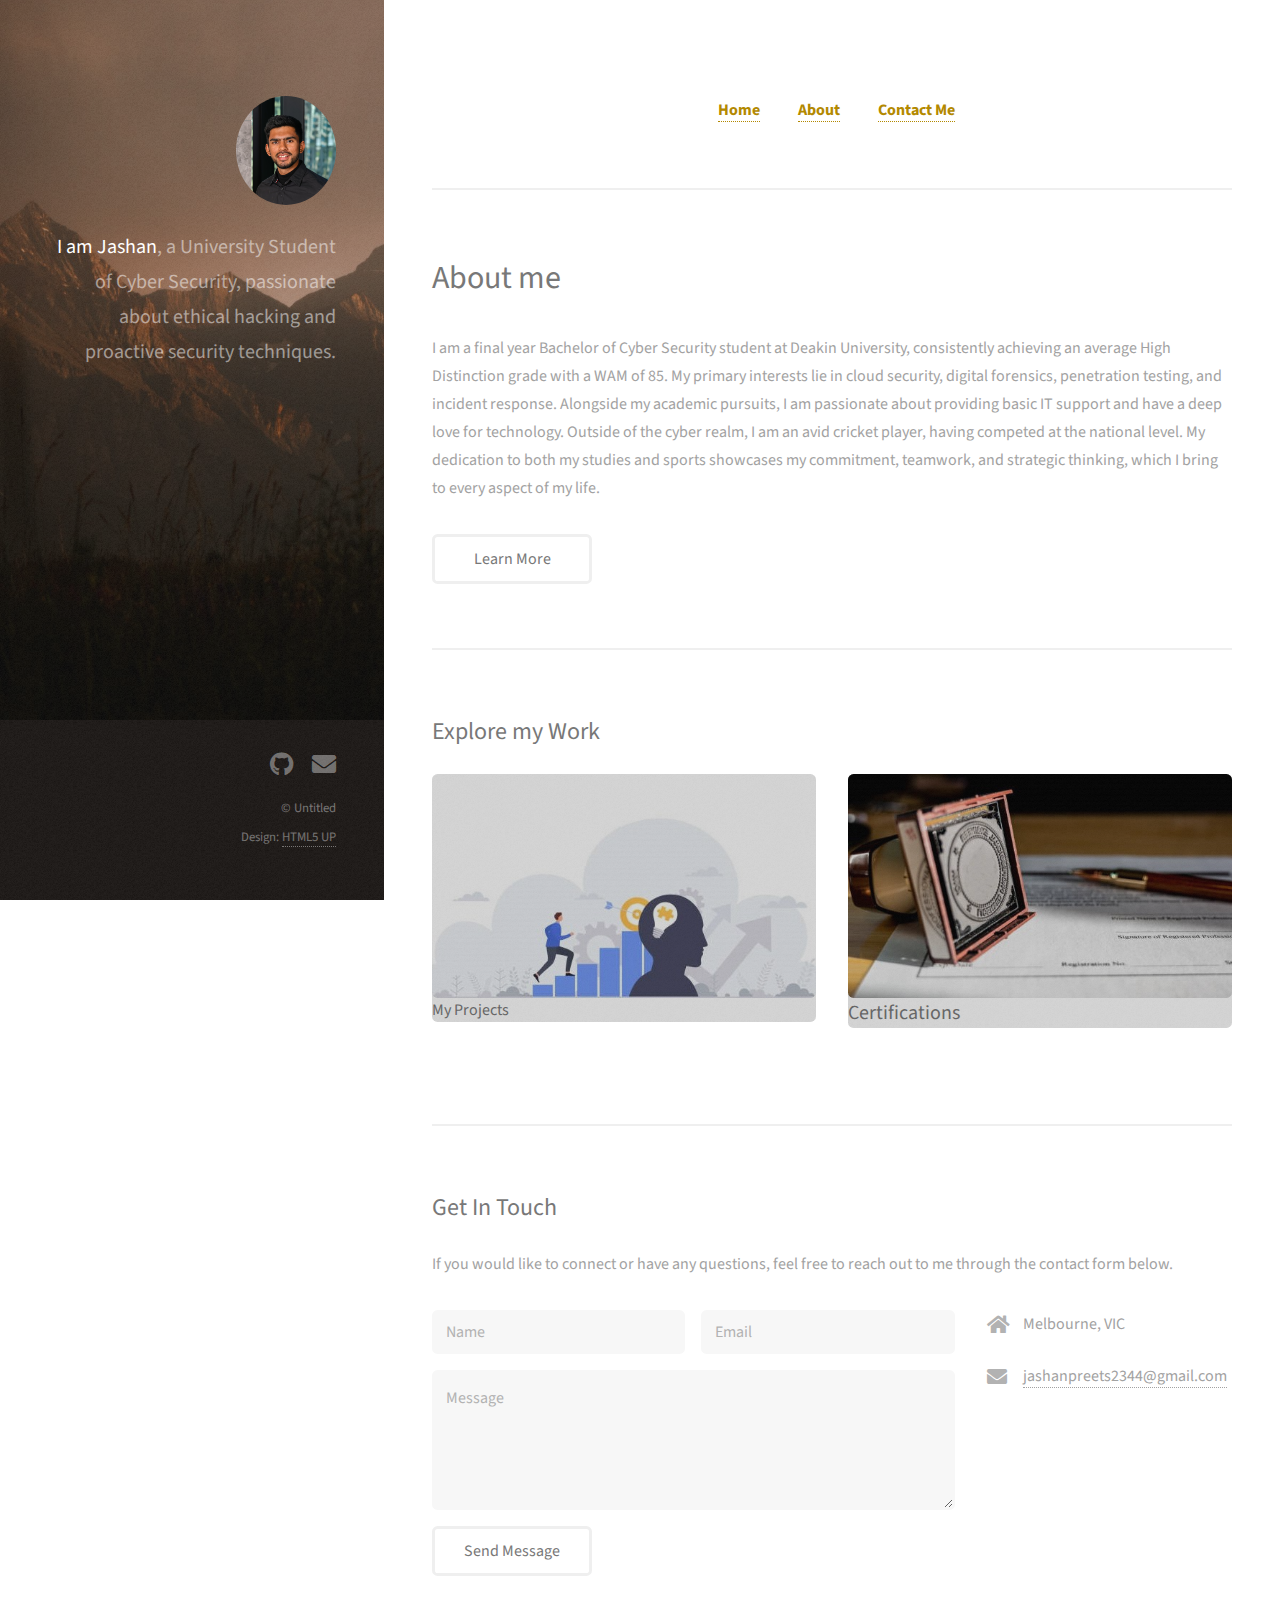
<file: index.html>
<!DOCTYPE HTML>
<!--
	Strata by HTML5 UP
	html5up.net | @ajlkn
	Free for personal and commercial use under the CCA 3.0 license (html5up.net/license)
-->
<html>
	<head>
		<title>Jashanpreet Singh's Portfolio</title>
		<meta charset="utf-8" />
		<meta name="viewport" content="width=device-width, initial-scale=1, user-scalable=no" />
		<link rel="stylesheet" href="assets/css/main.css" />
	</head>
	<body class="is-preload">

		<!-- Header -->
			<header id="header">
				<div class="inner">
					<a href="#" class="image avatar"><img src="images/profile2.jpg" alt="" /></a>
					<h1><strong>I am Jashan</strong>, a University Student<br />
					of Cyber Security, passionate about ethical  <br />
					hacking and proactive security techniques.</h1>
				</div>
			</header>

		<!-- Main -->
			<div id="main">
				<!-- Zero -->
				<section id="zero">
                    <nav>
                        <ul>
                            <li><a href="index.html">Home</a></li>
                            <li><a href="about.html">About</a></li>
                            <li><a href="contact.html">Contact Me</a></li>
                        </ul>
                    </nav>
                </section>

				<!-- One -->
					<section id="one">
						<header class="major">
							<h2>About me</h2>
						</header>
						</p>I am a final year Bachelor of Cyber Security student at Deakin University, consistently achieving an average High Distinction grade with a WAM of 85. My primary interests lie in cloud security, digital forensics, penetration testing, and incident response. Alongside my academic pursuits, I am passionate about providing basic IT support and have a deep love for technology. Outside of the cyber realm, I am an avid cricket player, having competed at the national level. My dedication to both my studies and sports showcases my commitment, teamwork, and strategic thinking, which I bring to every aspect of my life.</p>
						<ul class="actions">
							<li><a href="about.html" class="button">Learn More</a></li>
						</ul>
					</section>

				<!-- Two -->
					<section id="two">
						<h2>Explore my Work</h2>
						<div class="row">
							<article class="col-6 col-12-xsmall">
								
								<a href="projects.html" class="image fit">
									<img src="images/fulls/pro.jpg" alt="My Projects" />
									<div class="work-item"><h3>My Projects</h3></div>
								</a>
							</article>
							
							<article class="col-6 col-12-xsmall">
								<a href="certifications.html" class="image fit">
									<img src="images/fulls/Certifications.jpg" alt="Certifications" />
									<div class="overlay"><h3>Certifications</h3></div>
								</a>
							</article>
						
						</div>
					
					</section>

				<!-- Three -->
					<!-- Three -->
					<section id="three">
						<h2>Get In Touch</h2>
						<p>If you would like to connect or have any questions, feel free to reach out to me through the contact form below.</p>
						<div class="row">
							<div class="col-8 col-12-small">
								<form action="https://api.web3forms.com/submit" method="POST">
									<div class="row gtr-uniform gtr-50">
										<input type="hidden" name="access_key" value="9daf943c-4405-4c08-b06d-74e252b28481">
										<div class="col-6 col-12-xsmall"><input type="text" name="name" id="name" placeholder="Name" /></div>
										<div class="col-6 col-12-xsmall"><input type="email" name="email" id="email" placeholder="Email" /></div>
										<div class="col-12"><textarea name="message" id="message" placeholder="Message" rows="4"></textarea></div>
										<div class="col-12">
											<ul class="actions">
												<li><input type="submit" value="Send Message" /></li>
											</ul>
										</div>
									</div>
								</form>
							</div>
							<div class="col-4 col-12-small">
								<ul class="labeled-icons">
									<li>
										<h3 class="icon solid fa-home"><span class="label">Address</span></h3>
										Melbourne, VIC<br />
										
									</li>
									
									<li>
										<h3 class="icon solid fa-envelope"><span class="label">Email</span></h3>
										<a href="mailto:Jashanpreets2344@gmail.com">jashanpreets2344@gmail.com</a>
									</li>
								</ul>
							</div>
						</div>
					</section>

			

			</div>

		<!-- Footer -->
			<footer id="footer">
				<div class="inner">
					<ul class="icons">
						<li><a href="https://github.com/jashan-lefty" class="icon brands fa-github"><span class="label">Github</span></a></li>
						<li><a href="mailto:Jashanpreets2344@gmail.com" class="icon solid fa-envelope"><span class="label">Email</span></a></li>
					</ul>
					<ul class="copyright">
						<li>&copy; Untitled</li><li>Design: <a href="http://html5up.net">HTML5 UP</a></li>
					</ul>
				</div>
			</footer>

		<!-- Scripts -->
			<script src="assets/js/jquery.min.js"></script>
			<script src="assets/js/jquery.poptrox.min.js"></script>
			<script src="assets/js/browser.min.js"></script>
			<script src="assets/js/breakpoints.min.js"></script>
			<script src="assets/js/util.js"></script>
			<script src="assets/js/main.js"></script>

	</body>
</html>
</file>
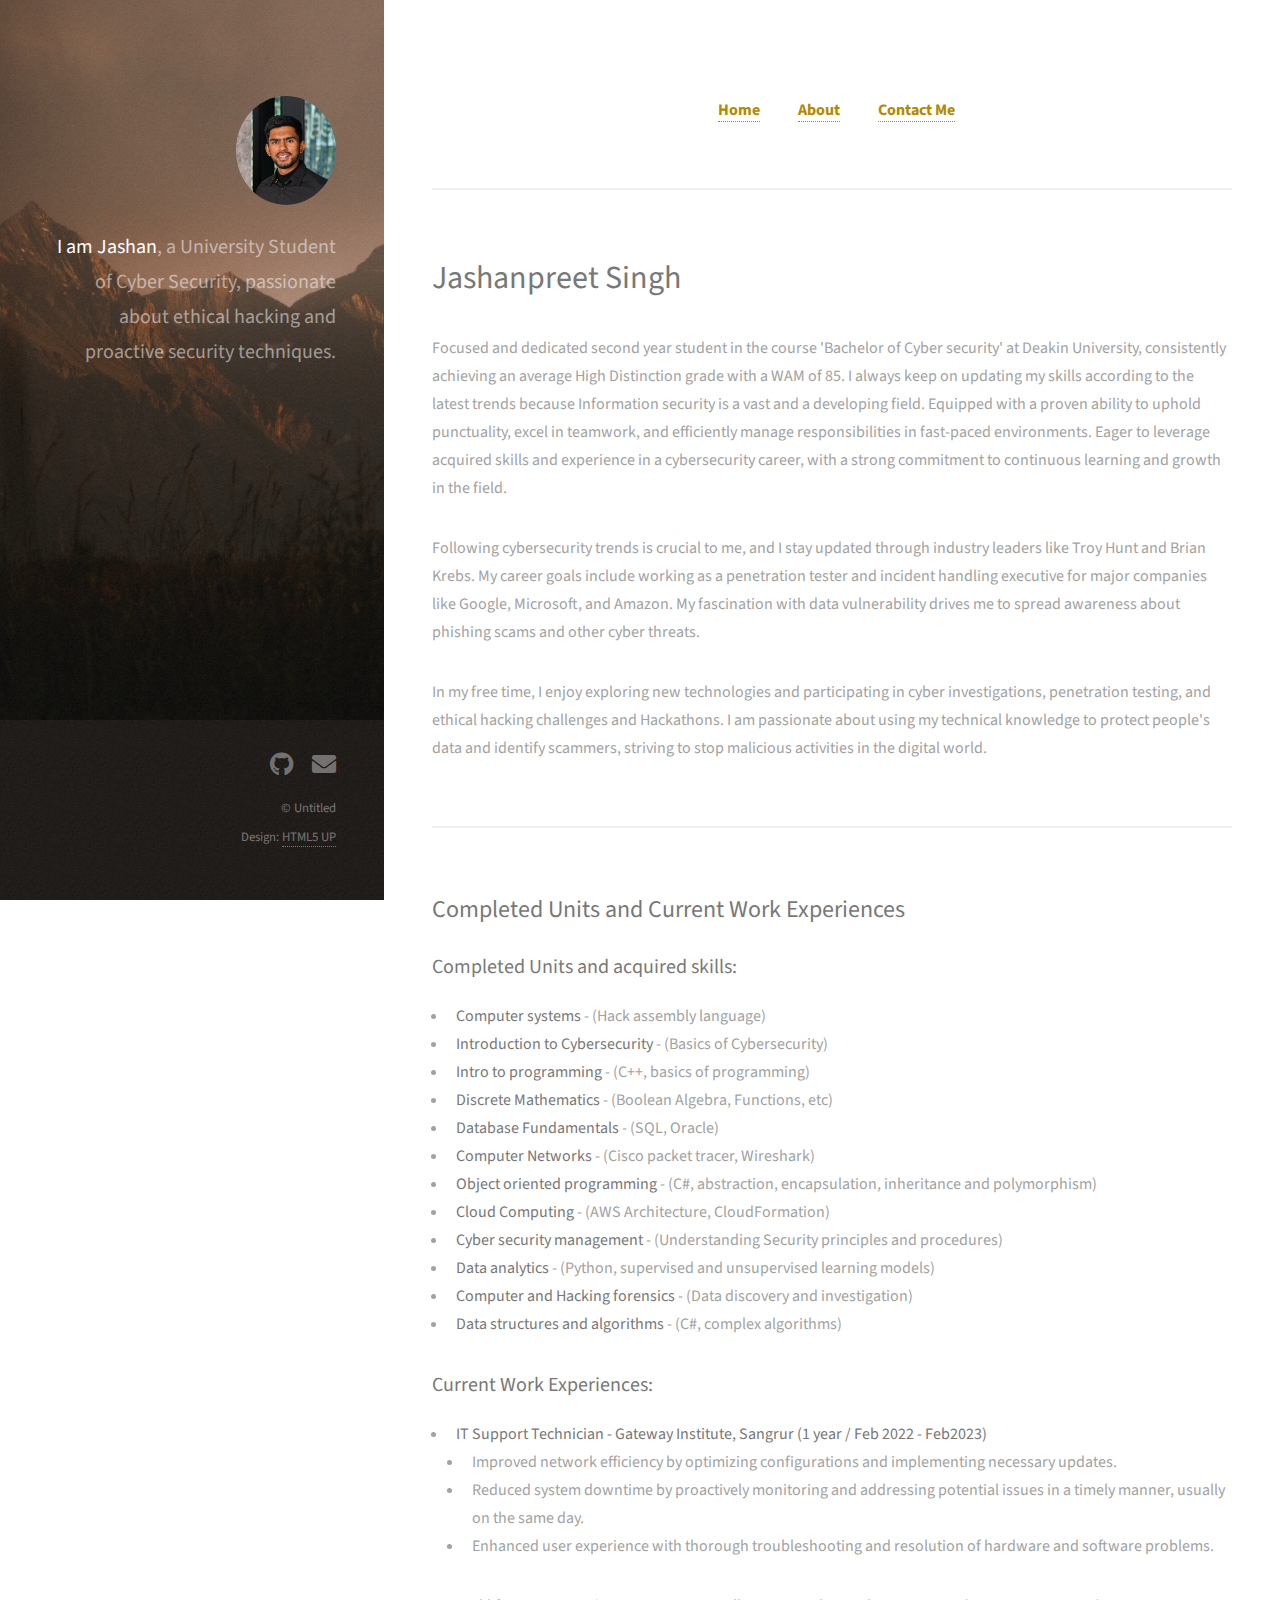
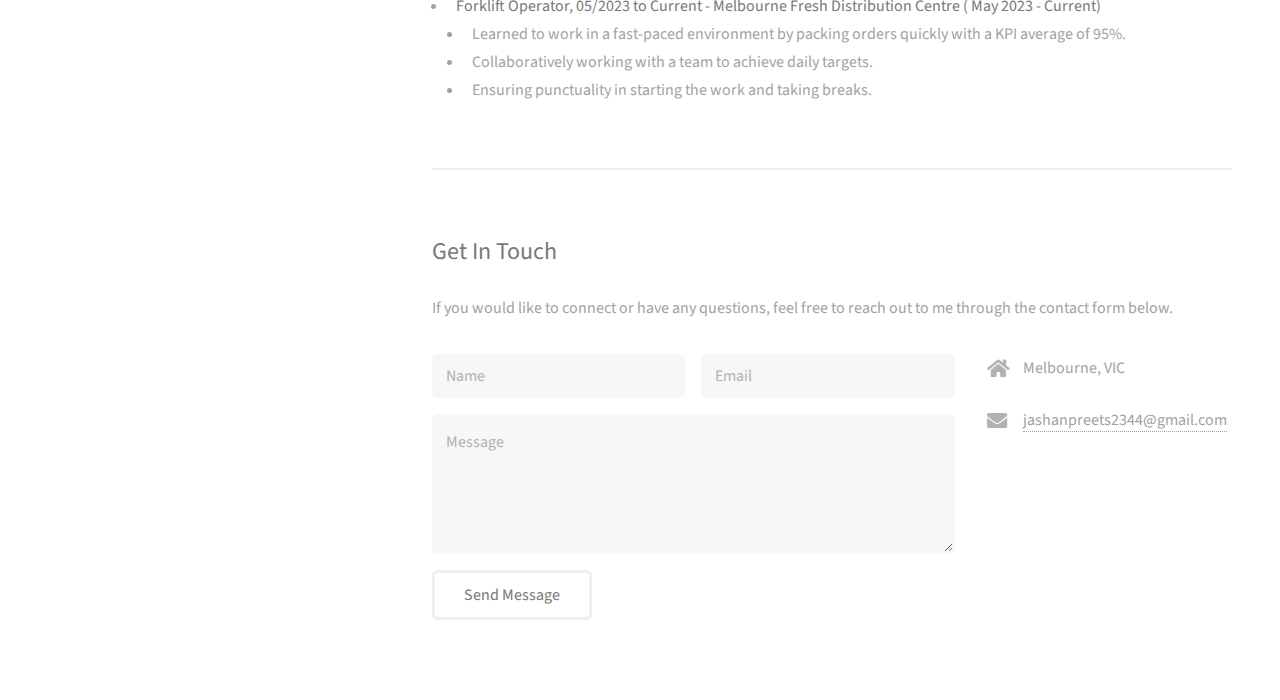
<file: about.html>
<!DOCTYPE HTML>

<html>
    <head>
        <title>About Me - Jashanpreet Singh</title>
        <meta charset="utf-8" />
        <meta name="viewport" content="width=device-width, initial-scale=1, user-scalable=no" />
        <link rel="stylesheet" href="assets/css/main.css" />
    </head>
    <body class="is-preload">

        <!-- Header -->
        <header id="header">
            <div class="inner">
                <a href="index.html" class="image avatar"><img src="images/profile2.jpg" alt="" /></a>
                <h1><strong>I am Jashan</strong>, a University Student<br />
                of Cyber Security, passionate about ethical<br />
                hacking and proactive security techniques.</h1>
            </div>
        </header>


        <!-- Main -->
        <!-- Navigation -->
            <div id="main">
                <section id="zero">
                    <nav>
                        <ul>
                            <li><a href="index.html">Home</a></li>
                            <li><a href="about.html">About</a></li>
                            <li><a href="contact.html">Contact Me</a></li>
                        </ul>
                    </nav>
                </section>
            
            <!-- One -->
            <section id="one">
                <header class="major">
                    <h2>Jashanpreet Singh</h2>
                </header>
                <p>Focused and dedicated second year student in the course 'Bachelor of
                    Cyber security' at Deakin University, consistently achieving an average High Distinction grade with a WAM of 85. I always keep on updating my skills according to the latest
                    trends because Information security is a vast and a developing field.
                    Equipped with a proven ability to uphold punctuality, excel
                    in teamwork, and efficiently manage responsibilities in fast-paced
                    environments. Eager to leverage acquired skills and experience in a
                    cybersecurity career, with a strong commitment to continuous learning
                    and growth in the field.</p>
                <p>Following cybersecurity trends is crucial to me, and I stay updated through industry leaders like Troy Hunt and Brian Krebs. My career goals include working as a penetration tester and incident handling executive for major companies like Google, Microsoft, and Amazon. My fascination with data vulnerability drives me to spread awareness about phishing scams and other cyber threats.</p>
                <p>In my free time, I enjoy exploring new technologies and participating in cyber investigations, penetration testing, and ethical hacking challenges and Hackathons. I am passionate about using my technical knowledge to protect people's data and identify scammers, striving to stop malicious activities in the digital world.</p>
            </section>

            <!-- Two -->
            <section id="two">
            <h2>Completed Units and Current Work Experiences</h2>
            <h3>Completed Units and acquired skills:</h3>
            <ul>
                <li><strong>Computer systems</strong> - (Hack assembly language)</li>
                <li><strong>Introduction to Cybersecurity</strong> - (Basics of Cybersecurity)</li>
                <li><strong>Intro to programming</strong> - (C++, basics of programming)</li>
                <li><strong>Discrete Mathematics</strong> - (Boolean Algebra, Functions, etc)</li>
                <li><strong>Database Fundamentals</strong> - (SQL, Oracle)</li>
                <li><strong>Computer Networks</strong> - (Cisco packet tracer, Wireshark)</li>
                <li><strong>Object oriented programming</strong> - (C#, abstraction, encapsulation, inheritance and polymorphism)</li>
                <li><strong>Cloud Computing</strong> - (AWS Architecture, CloudFormation)</li>
                <li><strong>Cyber security management</strong> - (Understanding Security principles and procedures)</li>
                <li><strong>Data analytics</strong> - (Python, supervised and unsupervised learning models)</li>
                <li><strong>Computer and Hacking forensics</strong> - (Data discovery and investigation)</li>
                <li><strong>Data structures and algorithms</strong> - (C#, complex algorithms)</li>
                
                
                
            </ul>
            <h3>Current Work Experiences:</h3>
            <ul>
                <li><strong>IT Support Technician - Gateway Institute, Sangrur (1 year / Feb 2022 - Feb2023)</strong></li>
                <ul>
                    <li>Improved network efficiency by optimizing configurations and implementing necessary updates.</li>
                    <li>Reduced system downtime by proactively monitoring and addressing potential issues in a timely manner, usually on the same day.</li>
                    <li>Enhanced user experience with thorough troubleshooting and resolution of hardware and software problems.</li>
                </ul>
                <li><strong>Forklift Operator, 05/2023 to Current - Melbourne Fresh Distribution Centre ( May 2023 - Current)</strong></li>
                <ul>
                    <li>Learned to work in a fast-paced environment by packing orders quickly with a KPI average of 95%.</li>
                    <li>Collaboratively working with a team to achieve daily targets.</li>
                    <li>Ensuring punctuality in starting the work and taking breaks.</li>
                </ul>
                
            </ul>
            </section>


            <!-- Three -->
					<!-- Three -->
					<section id="three">
						<h2>Get In Touch</h2>
						<p>If you would like to connect or have any questions, feel free to reach out to me through the contact form below.</p>
						<div class="row">
							<div class="col-8 col-12-small">
								<form action="https://api.web3forms.com/submit" method="POST">
									<div class="row gtr-uniform gtr-50">
										<input type="hidden" name="access_key" value="9daf943c-4405-4c08-b06d-74e252b28481">
										<div class="col-6 col-12-xsmall"><input type="text" name="name" id="name" placeholder="Name" /></div>
										<div class="col-6 col-12-xsmall"><input type="email" name="email" id="email" placeholder="Email" /></div>
										<div class="col-12"><textarea name="message" id="message" placeholder="Message" rows="4"></textarea></div>
										<div class="col-12">
											<ul class="actions">
												<li><input type="submit" value="Send Message" /></li>
											</ul>
										</div>
									</div>
								</form>
							</div>
							<div class="col-4 col-12-small">
								<ul class="labeled-icons">
									<li>
										<h3 class="icon solid fa-home"><span class="label">Address</span></h3>
										Melbourne, VIC <br />
										
									</li>
									<li>
										<h3 class="icon solid fa-envelope"><span class="label">Email</span></h3>
										<a href="mailto:Jashanpreets2344@gmail.com">jashanpreets2344@gmail.com</a>
									</li>
								</ul>
							</div>
						</div>
					</section>

        </div>

        <!-- Footer -->
			<footer id="footer">
				<div class="inner">
					<ul class="icons">
						<li><a href="https://github.com/jashan-lefty" class="icon brands fa-github"><span class="label">Github</span></a></li>
						<li><a href="mailto:Jashanpreets2344@gmail.com" class="icon solid fa-envelope"><span class="label">Email</span></a></li>
					</ul>
					<ul class="copyright">
						<li>&copy; Untitled</li><li>Design: <a href="http://html5up.net">HTML5 UP</a></li>
					</ul>
				</div>
			</footer>
            
        <!-- Scripts -->
        <script src="assets/js/jquery.min.js"></script>
        <script src="assets/js/browser.min.js"></script>
        <script src="assets/js/breakpoints.min.js"></script>
        <script src="assets/js/util.js"></script>
        <script src="assets/js/main.js"></script>

    </body>
</html>
</file>
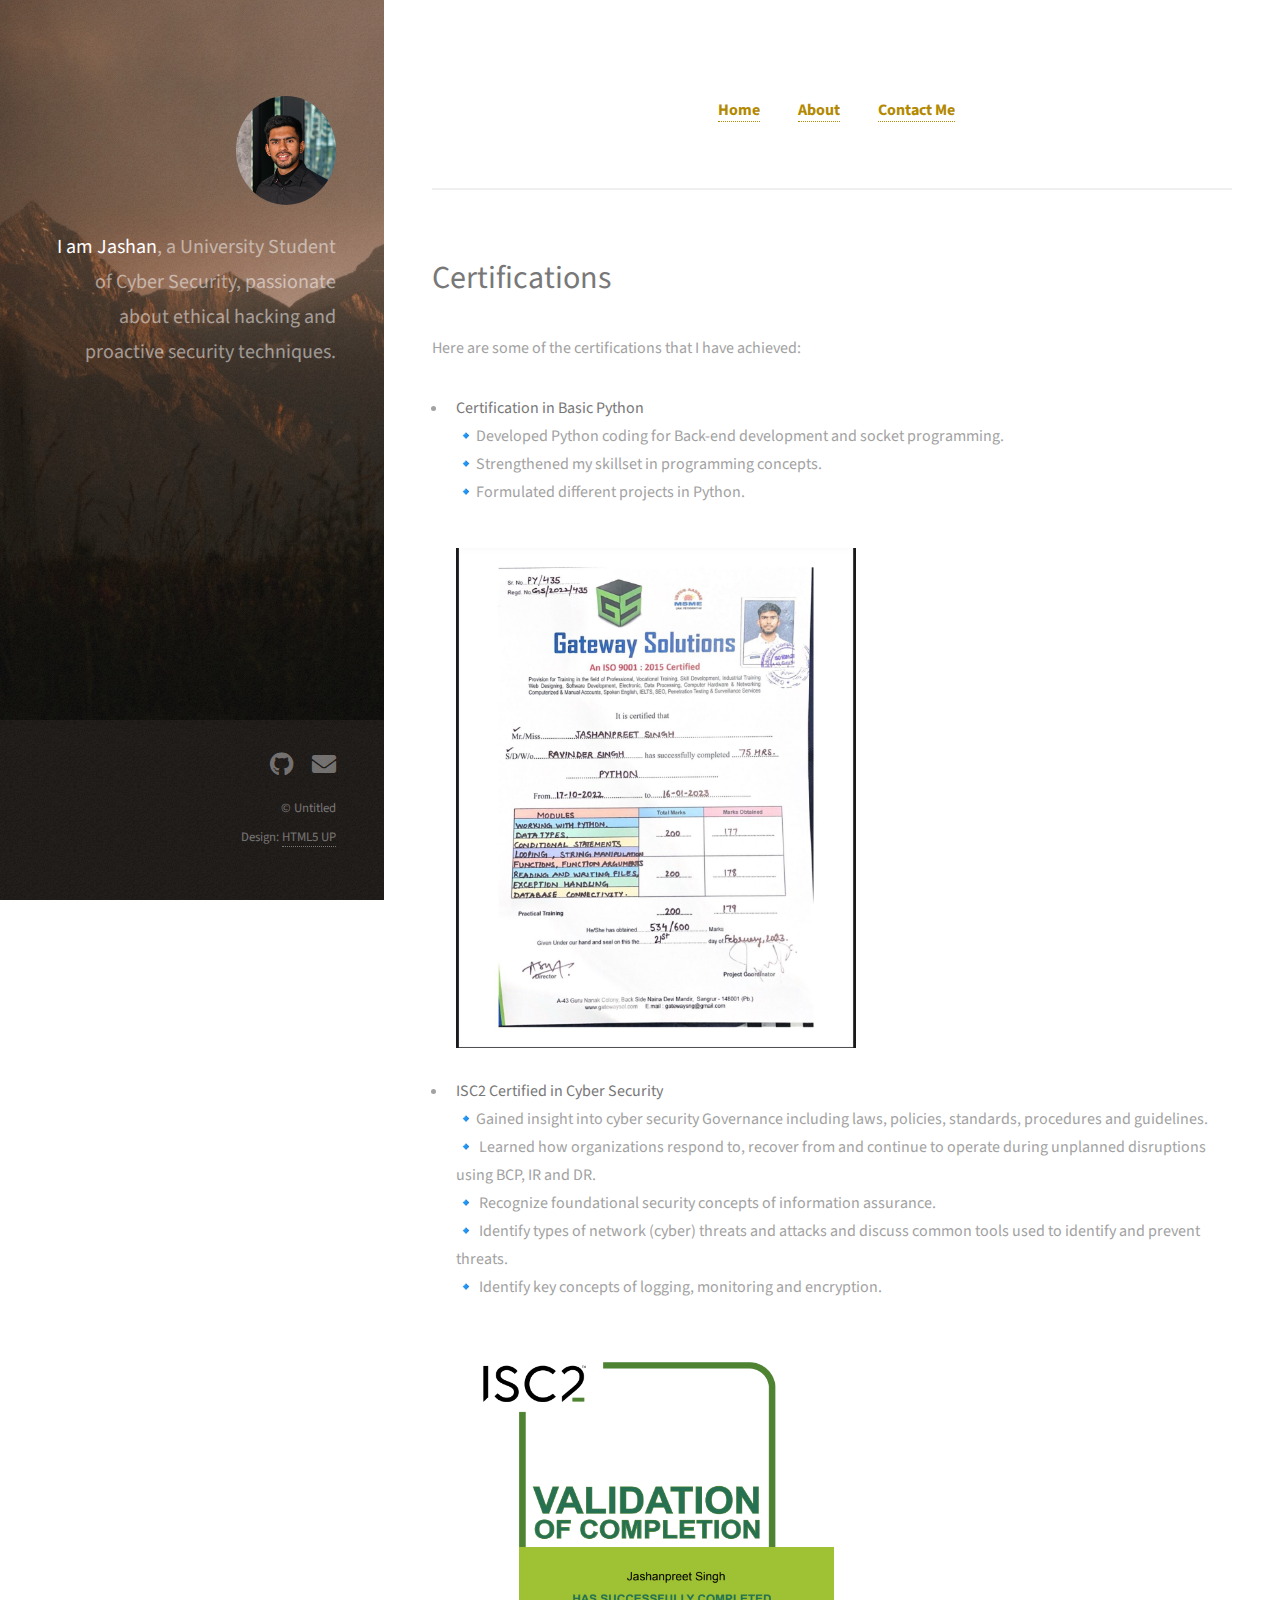
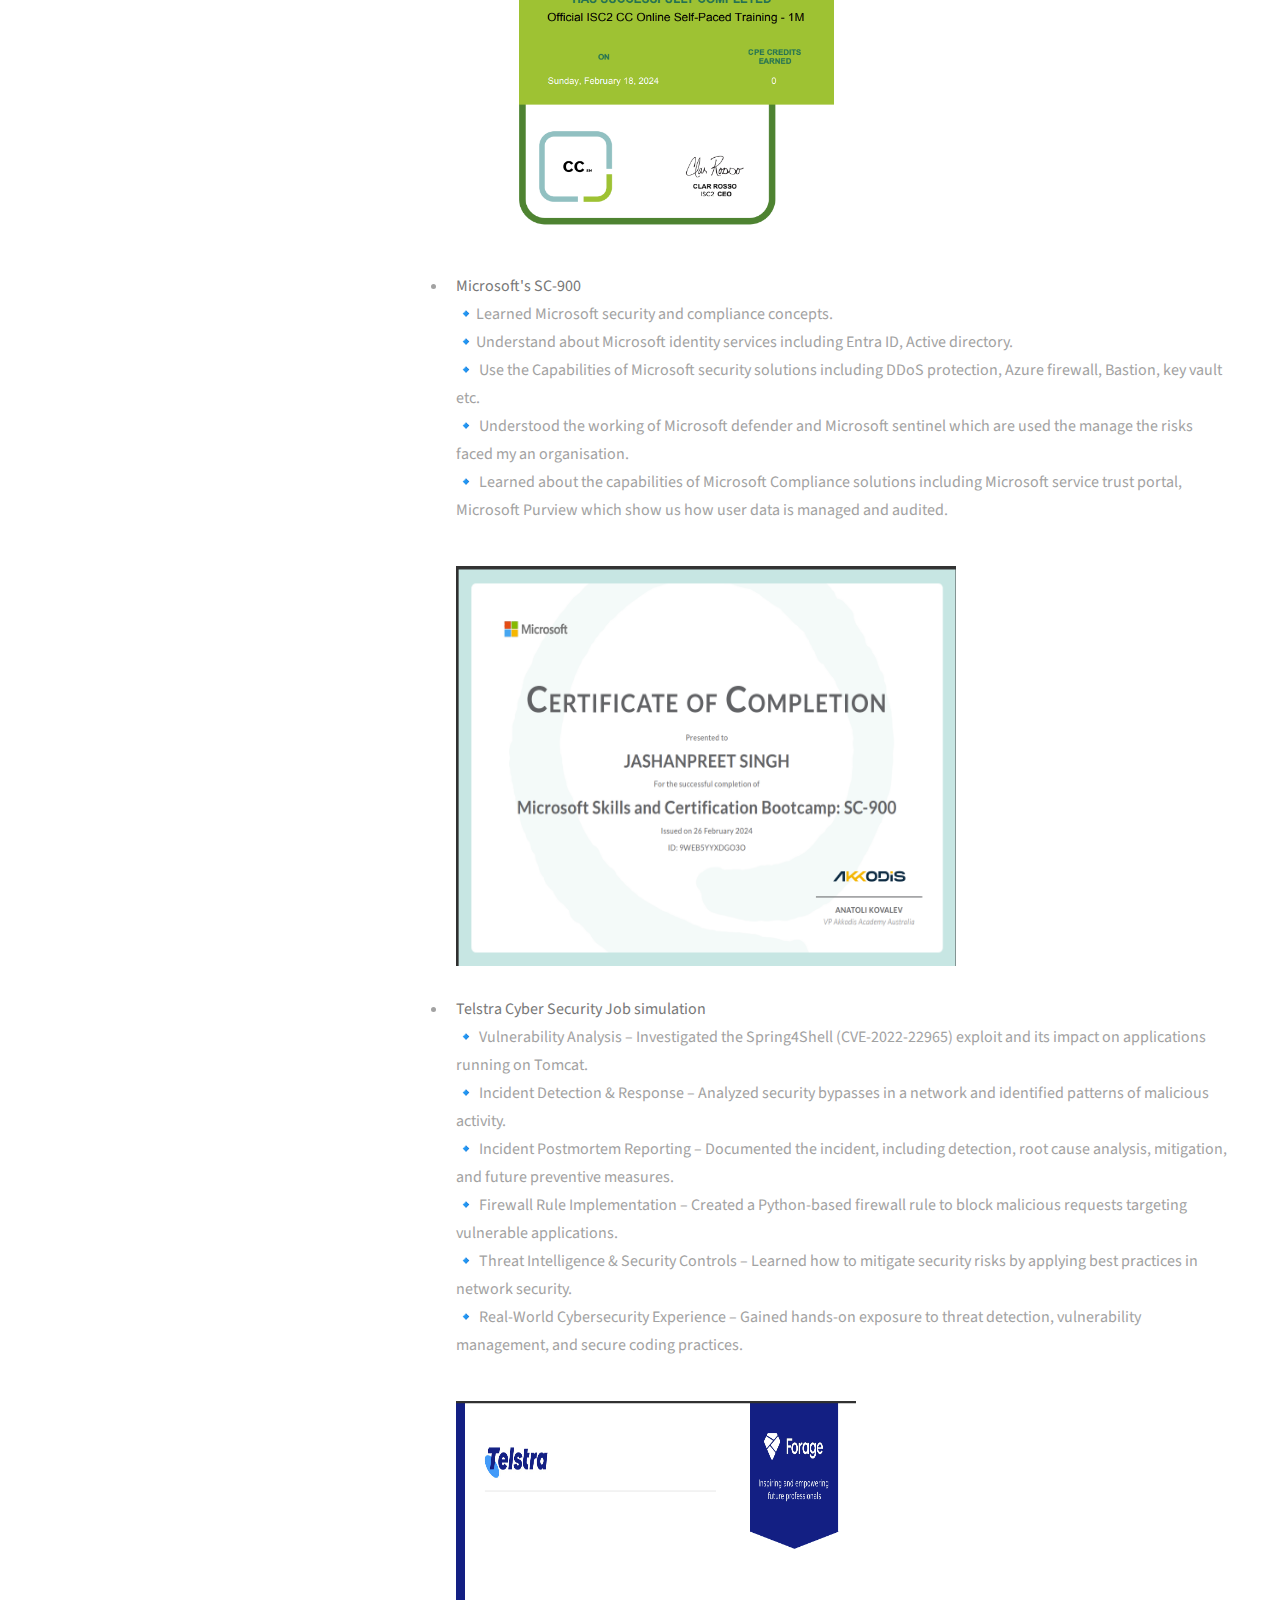
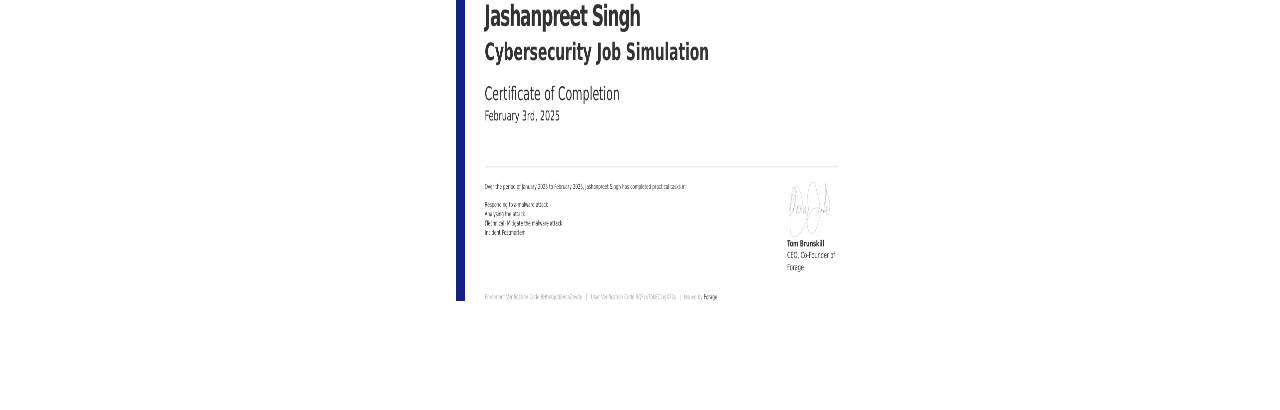
<file: certifications.html>
<!DOCTYPE HTML>

<html>
    <head>
        <title>Certifications - Jashanpreet Singh</title>
        <meta charset="utf-8" />
        <meta name="viewport" content="width=device-width, initial-scale=1, user-scalable=no" />
        <link rel="stylesheet" href="assets/css/main.css" />
    </head>
    <body class="is-preload">

        <!-- Header -->
        <header id="header">
            <div class="inner">
                <a href="index.html" class="image avatar"><img src="images/profile2.jpg" alt="" /></a>
                <h1><strong>I am Jashan</strong>, a University Student<br />
                of Cyber Security, passionate about ethical<br />
                hacking and proactive security techniques.</h1>
            </div>
        </header>

        <!-- Main -->
        <div id="main">
            <!-- Navigation -->
            <section id="zero">
                <nav>
                    <ul>
                        <li><a href="index.html">Home</a></li>
                        <li><a href="about.html">About</a></li>
                        <li><a href="contact.html">Contact Me</a></li>
                        
                    </ul>
                </nav>
            </section>

            <!-- Certifications -->
            <section id="one">
                <header class="major">
                    <h2>Certifications</h2>
                </header>
                <p>Here are some of the certifications that I have achieved:</p>
                <ul>
                    <li>
                        <strong class="cert-title" style="font-weight: 400;">Certification in Basic Python</strong>
                        <br />
                        <p>🔹Developed Python coding for Back-end development and socket programming.<br>
                            🔹Strengthened my skillset in programming concepts.<br> 🔹Formulated different
                            projects in Python.</p>
                        <img class="cert-img" src="images/pyhtin.jpg" alt="Certification 1" height="500" width="400" />
                    </li>
                
                    <li>
                        <strong class="cert-title" style="font-weight: 400;">ISC2 Certified in Cyber Security</strong>
                        <br />
                        <P> 🔹Gained insight into cyber security Governance including laws, policies,
                            standards, procedures and guidelines.<br>
                            🔹
                            Learned how organizations respond to, recover from and continue to operate
                            during unplanned disruptions using BCP, IR and DR.<br>
                            🔹
                            Recognize foundational security concepts of information assurance. <br>
                            🔹
                            Identify types of network (cyber) threats and attacks and discuss common
                            tools used to identify and prevent threats.<br>
                            🔹
                            Identify key concepts of logging, monitoring and encryption.</P>
                        <img class="cert-img" src="images/isc.png" alt="Certification 2" height="500" width="400" />
                    </li>
                    <li>
                        <strong class="cert-title" style="font-weight: 400;" >Microsoft's SC-900</strong>
                        <br />
                        <p> 🔹Learned Microsoft security and compliance concepts. <br>
                            🔹Understand about Microsoft identity services including Entra ID, Active
                            directory.<br>
                            🔹
                            Use the Capabilities of Microsoft security solutions including DDoS
                            protection, Azure firewall, Bastion, key vault etc.<br>
                            🔹
                            Understood the working of Microsoft defender and Microsoft sentinel which
                            are used the manage the risks faced my an organisation.<br>
                            🔹
                            Learned about the capabilities of Microsoft Compliance solutions including
                            Microsoft service trust portal, Microsoft Purview which show us how user
                            data is managed and audited.</p>
                        <img class="cert-img" src="images/microsoft.png" alt="Certification 3" height="400" width="500" />
                    </li>
                    <li>
                        <strong class="cert-title" style="font-weight: 400;">Telstra Cyber Security Job simulation</strong>
                        <br />
                        <P> 🔹 Vulnerability Analysis – Investigated the Spring4Shell (CVE-2022-22965) exploit and its impact on applications running on Tomcat.<br>

                            🔹 Incident Detection & Response – Analyzed security bypasses in a network and identified patterns of malicious activity.<br>
                            
                            🔹 Incident Postmortem Reporting – Documented the incident, including detection, root cause analysis, mitigation, and future preventive measures.<br>
                            
                            🔹 Firewall Rule Implementation – Created a Python-based firewall rule to block malicious requests targeting vulnerable applications.<br>
                            
                            🔹 Threat Intelligence & Security Controls – Learned how to mitigate security risks by applying best practices in network security.<br>
                            
                            🔹 Real-World Cybersecurity Experience – Gained hands-on exposure to threat detection, vulnerability management, and secure coding practices.</P>
                        <img class="cert-img" src="images/completion.png" alt="Certification 2" height="500" width="400" />
                    </li>
                </ul>
                
            </section>
        </div>

        <!-- Footer -->
        <footer id="footer">
            <div class="inner">
                <ul class="icons">
                    <li><a href="https://github.com/jashan-lefty" class="icon brands fa-github"><span class="label">Github</span></a></li>
					<li><a href="mailto:Jashanpreets2344@gmail.com" class="icon solid fa-envelope"><span class="label">Email</span></a></li>
                </ul>
                <ul class="copyright">
                    <li>&copy; Untitled</li><li>Design: <a href="http://html5up.net">HTML5 UP</a></li>
                </ul>
            </div>
        </footer>
        
        <!-- Scripts -->
        <script src="assets/js/jquery.min.js"></script>
        <script src="assets/js/browser.min.js"></script>
        <script src="assets/js/breakpoints.min.js"></script>
        <script src="assets/js/util.js"></script>
        <script src="assets/js/main.js"></script>

    </body>
</html>
</file>
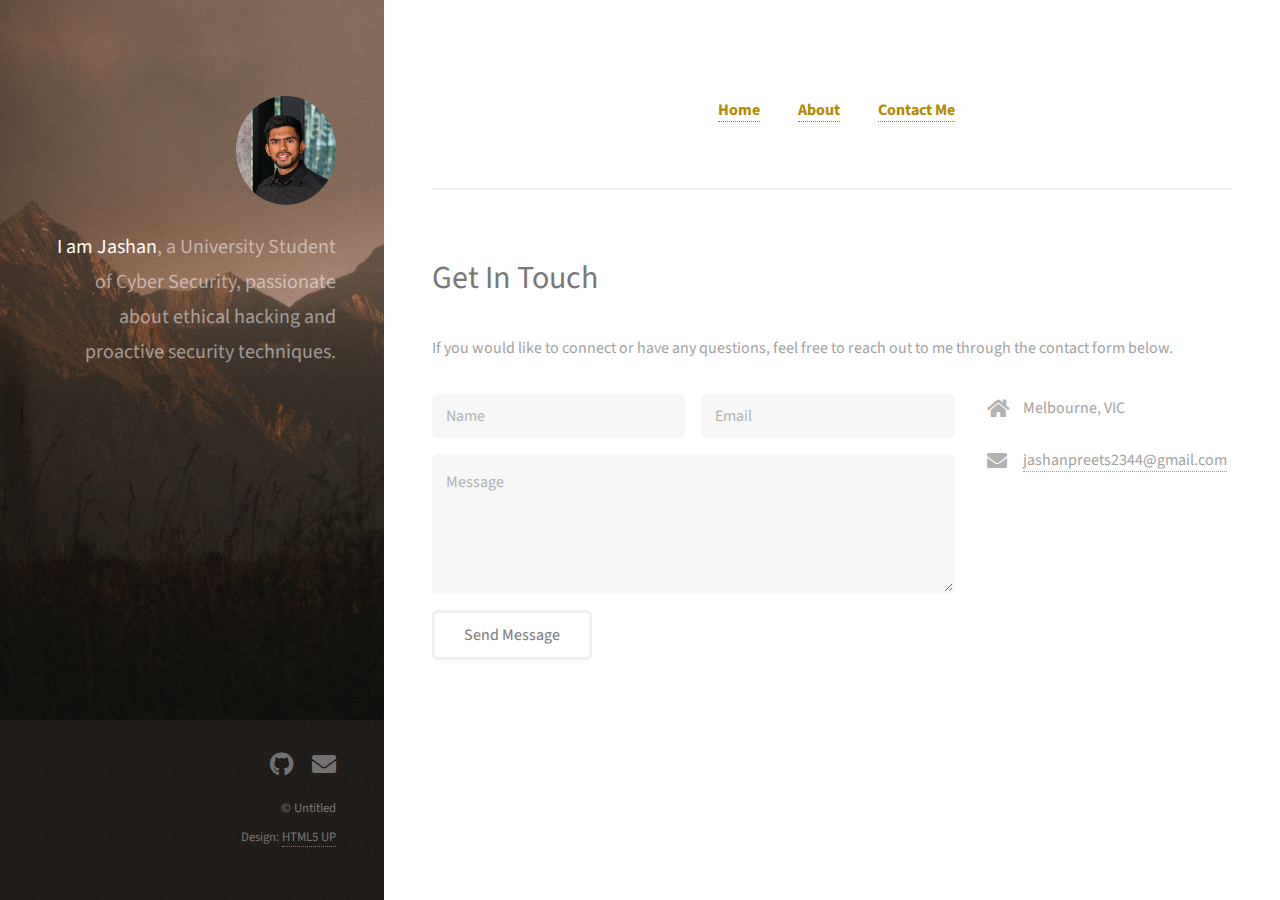
<file: contact.html>
<!DOCTYPE HTML>

<html>
    <head>
        <title>Contact Me - Jashanpreet Singh</title>
        <meta charset="utf-8" />
        <meta name="viewport" content="width=device-width, initial-scale=1, user-scalable=no" />
        <link rel="stylesheet" href="assets/css/main.css" />
    </head>
    <body class="is-preload">

        <!-- Header -->
        <header id="header">
            <div class="inner">
                <a href="index.html" class="image avatar"><img src="images/profile2.jpg" alt="" /></a>
                <h1><strong>I am Jashan</strong>, a University Student<br />
                of Cyber Security, passionate about ethical<br />
                hacking and proactive security techniques.</h1>
            </div>
        </header>

        <!-- Main -->
        <div id="main">
            <!-- Navigation -->
            <section id="zero">
                <nav>
                    <ul>
                        <li><a href="index.html">Home</a></li>
                        <li><a href="about.html">About</a></li>
                        <li><a href="contact.html">Contact Me</a></li>
                        
                    </ul>
                </nav>
            </section>

            <!-- Contact Form -->
            <section id="one">
                <header class="major">
                    <h2>Get In Touch</h2>
                </header>
                <p>If you would like to connect or have any questions, feel free to reach out to me through the contact form below.</p>
                <div class="row">
                    <div class="col-8 col-12-small">
                        <form action="https://api.web3forms.com/submit" method="POST">
                            <div class="row gtr-uniform gtr-50">
                                <input type="hidden" name="access_key" value="9daf943c-4405-4c08-b06d-74e252b28481">
                                <div class="col-6 col-12-xsmall"><input type="text" name="name" id="name" placeholder="Name" /></div>
                                <div class="col-6 col-12-xsmall"><input type="email" name="email" id="email" placeholder="Email" /></div>
                                <div class="col-12"><textarea name="message" id="message" placeholder="Message" rows="4"></textarea></div>
                                <div class="col-12">
                                    <ul class="actions">
                                        <li><input type="submit" value="Send Message" /></li>
                                    </ul>
                                </div>
                            </div>
                        </form>
                    </div>
                    <div class="col-4 col-12-small">
                        <ul class="labeled-icons">
                            <li>
                                <h3 class="icon solid fa-home"><span class="label">Address</span></h3>
                                Melbourne, VIC <br />
                            </li>
                            <li>
                                <h3 class="icon solid fa-envelope"><span class="label">Email</span></h3>
                                <a href="mailto:Jashanpreets2344@gmail.com">jashanpreets2344@gmail.com</a>
                            </li>
                        </ul>
                    </div>
                </div>
            </section>
        </div>

        <!-- Footer -->
        <footer id="footer">
            <div class="inner">
                <ul class="icons">
                    <li><a href="https://github.com/jashan-lefty" class="icon brands fa-github"><span class="label">Github</span></a></li>
					<li><a href="mailto:Jashanpreets2344@gmail.com" class="icon solid fa-envelope"><span class="label">Email</span></a></li>
                </ul>
                <ul class="copyright">
                    <li>&copy; Untitled</li><li>Design: <a href="http://html5up.net">HTML5 UP</a></li>
                </ul>
            </div>
        </footer>
        
        <!-- Scripts -->
        <script src="assets/js/jquery.min.js"></script>
        <script src="assets/js/browser.min.js"></script>
        <script src="assets/js/breakpoints.min.js"></script>
        <script src="assets/js/util.js"></script>
        <script src="assets/js/main.js"></script>

    </body>
</html>
</file>
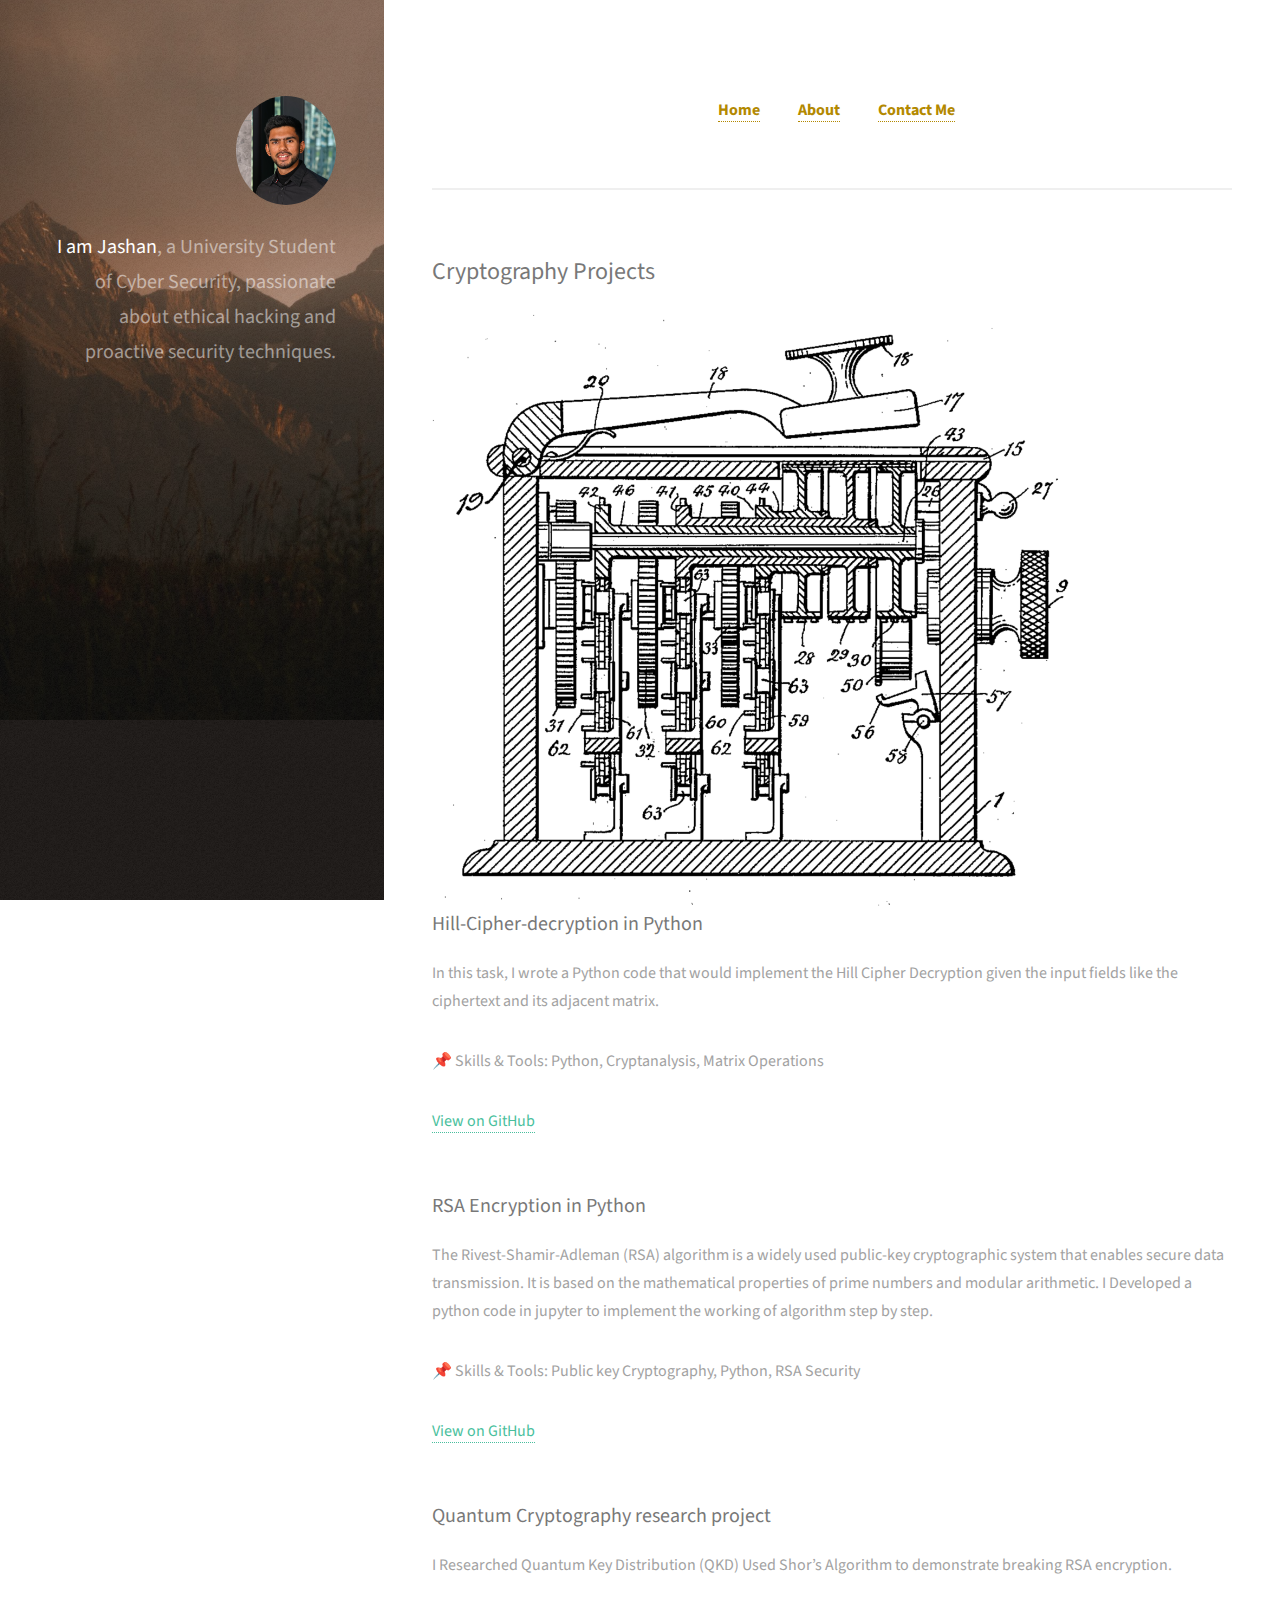
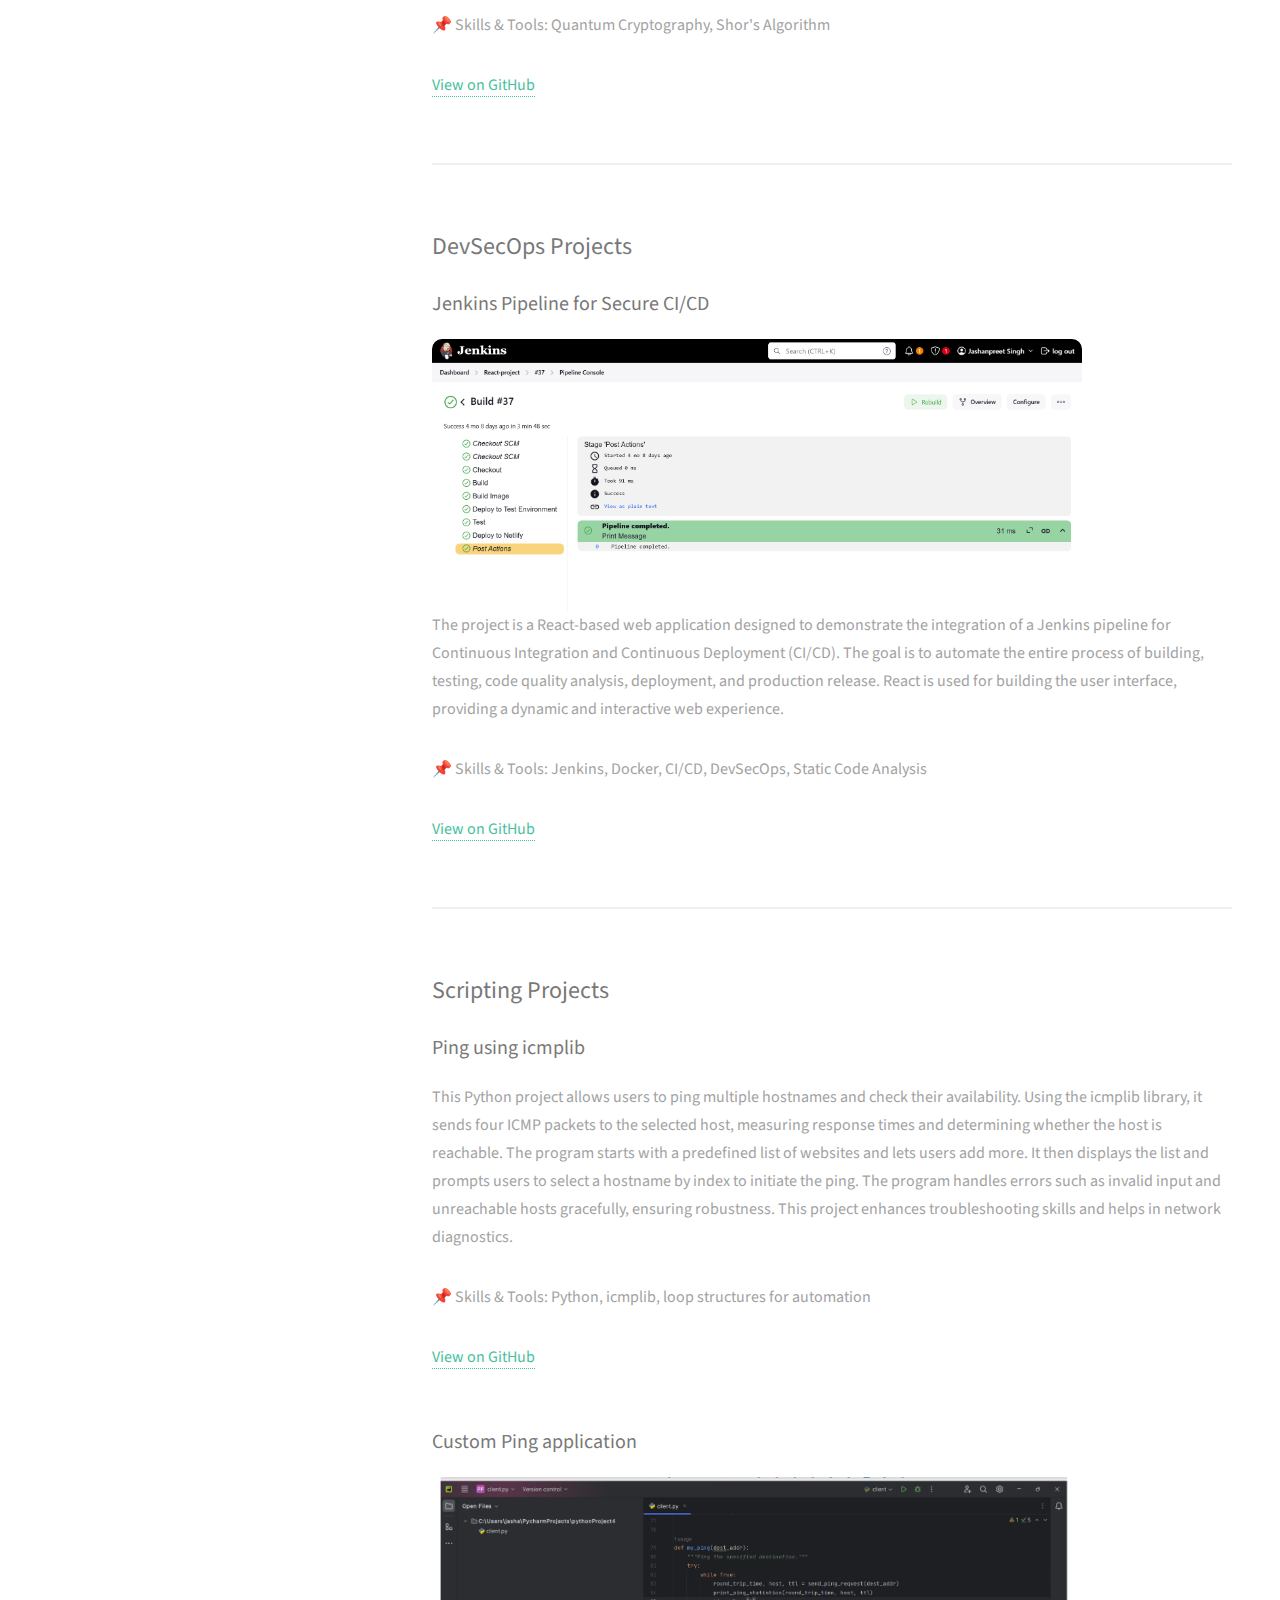
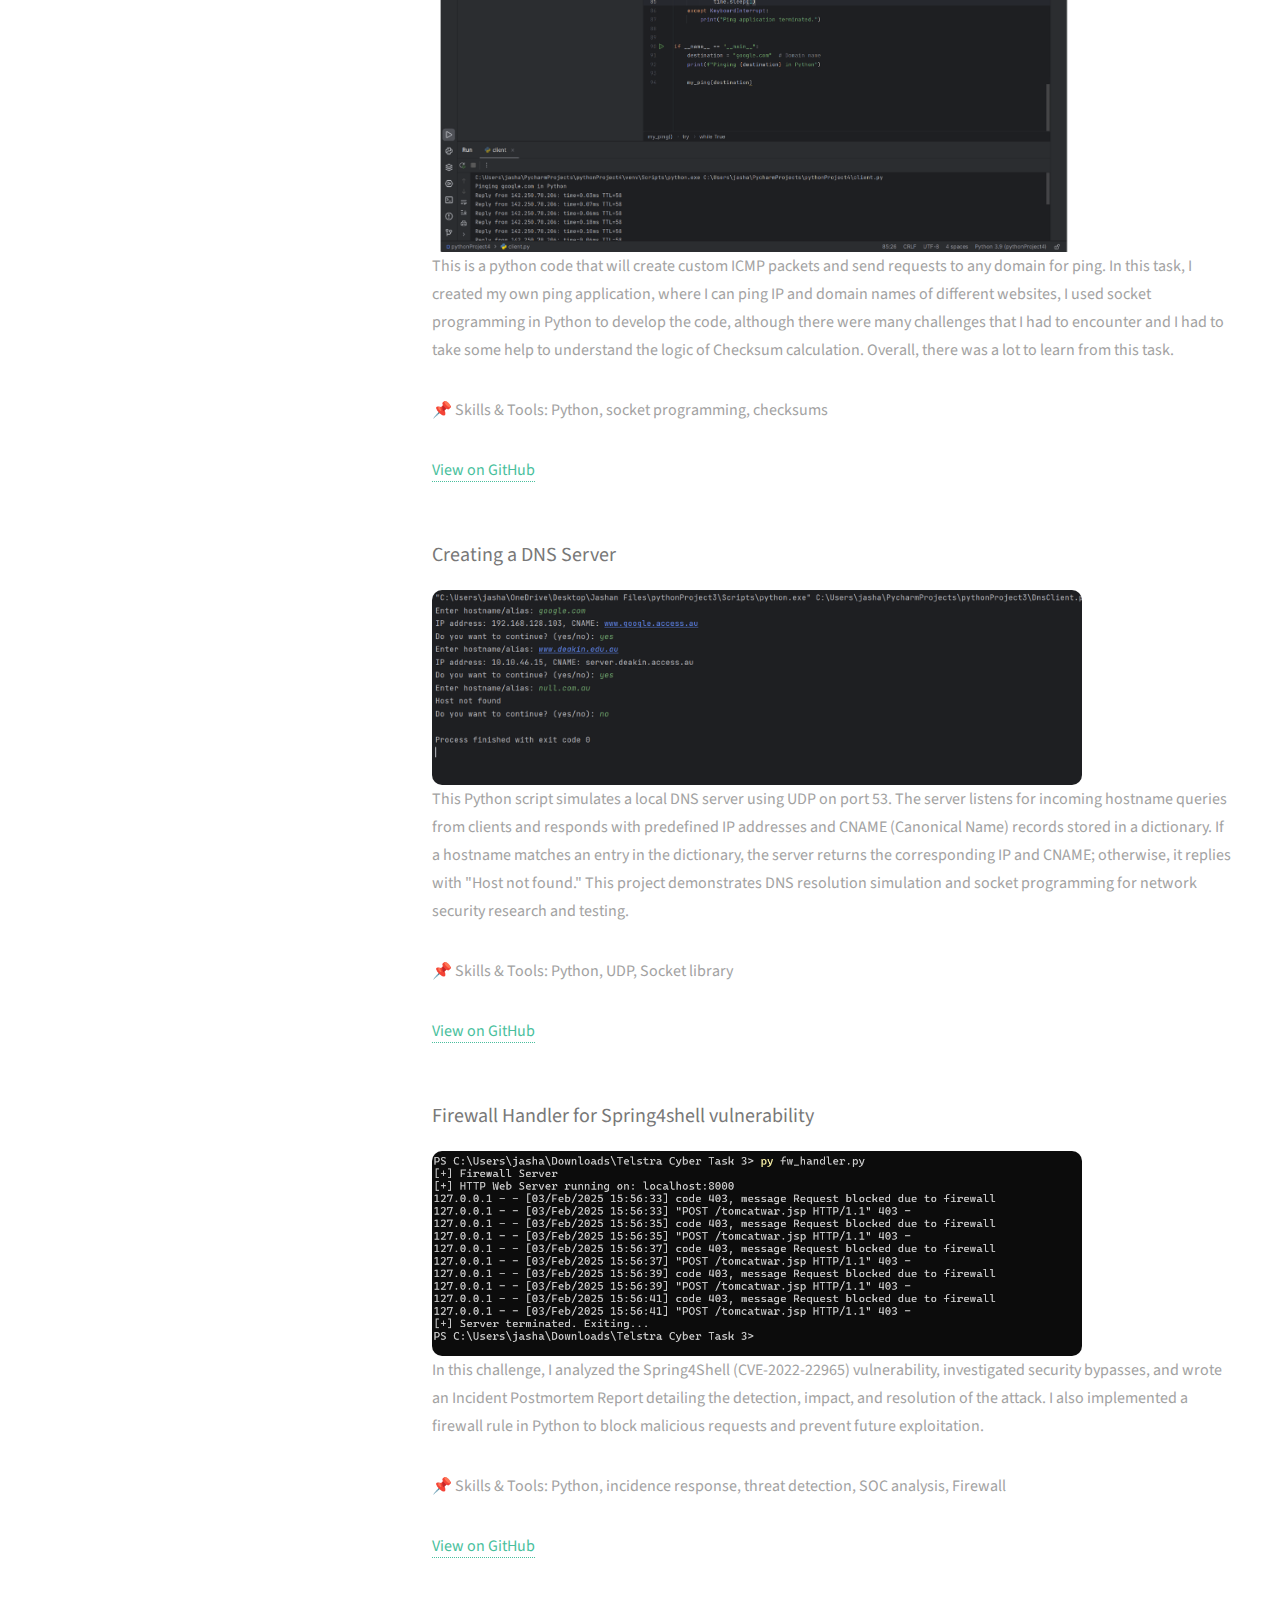
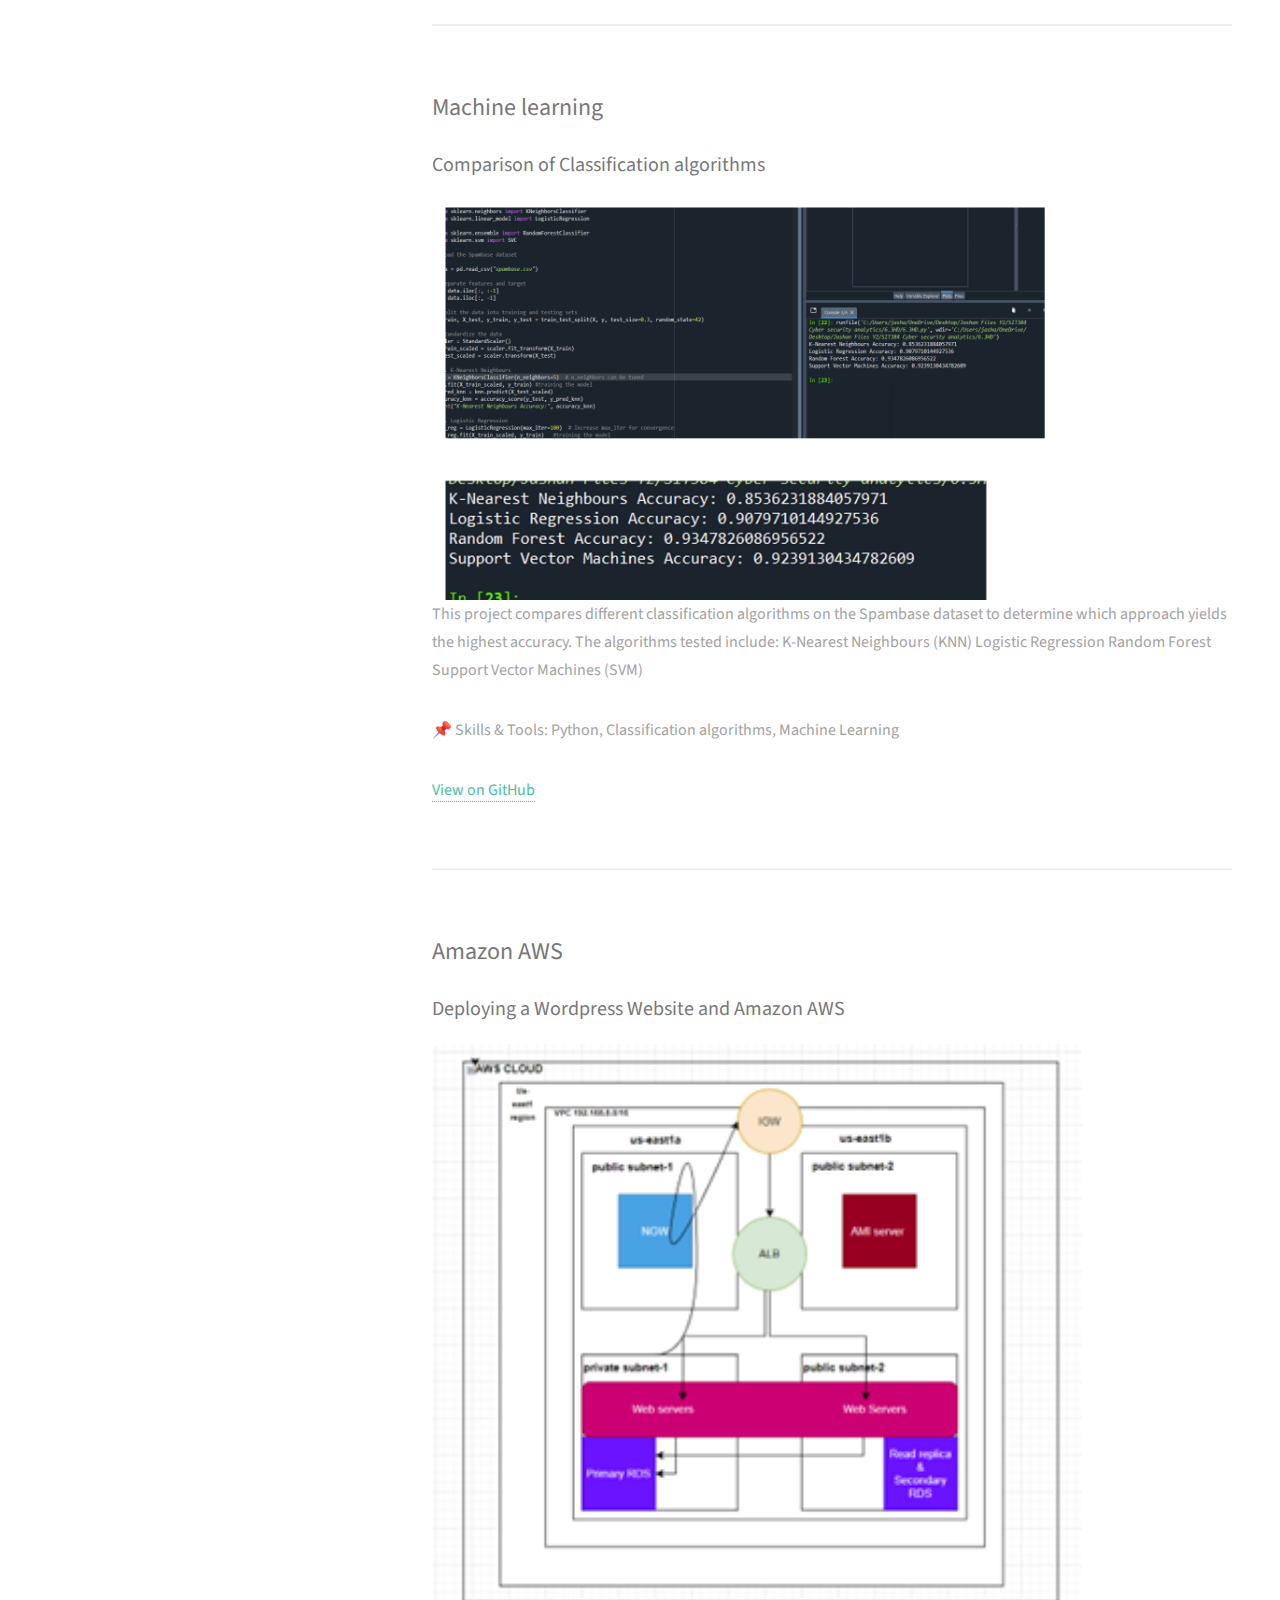
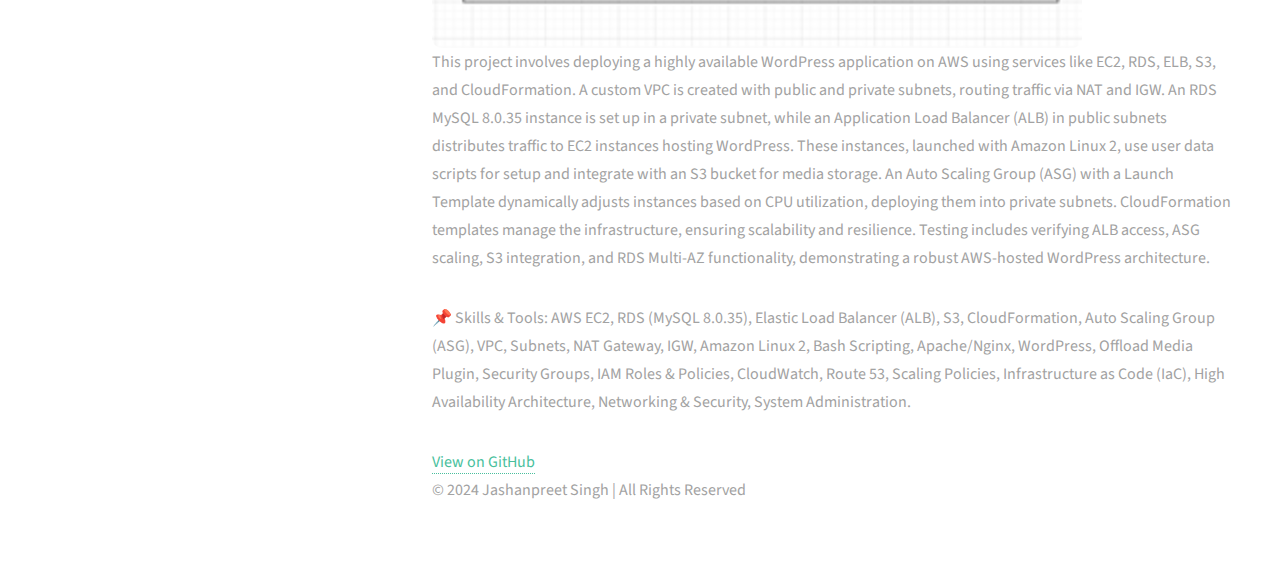
<file: projects.html>
<!DOCTYPE html>
<html lang="en">
    <head>
        <title>Projects - Jashanpreet Singh</title>
        <meta charset="utf-8" />
        <meta name="viewport" content="width=device-width, initial-scale=1, user-scalable=no" />
        <link rel="stylesheet" href="assets/css/main.css" />
    </head>
    <body class="is-preload">
    <header id="header">
        <div class="inner">
            <a href="index.html" class="image avatar"><img src="images/profile2.jpg" alt="" /></a>
            <h1><strong>I am Jashan</strong>, a University Student<br />
            of Cyber Security, passionate about ethical<br />
            hacking and proactive security techniques.</h1>
        </div>
    </header>

    <!-- Main -->
    <div id="main">
        <!-- Navigation -->
        <section id="zero">
            <nav>
                <ul>
                    <li><a href="index.html">Home</a></li>
                    <li><a href="about.html">About</a></li>
                    <li><a href="contact.html">Contact Me</a></li>
                    
                </ul>
            </nav>
        </section>
    
    <section id="Cryptography" class="project-section">
        <h2>Cryptography Projects</h2>
        <article class="project">
            <img src="images/Hill's_message_protector.png" style="width: 700px; height: auto;" alt="Project 1">
            <h3>Hill-Cipher-decryption in Python</h3>
            <p>In this task, I wrote a Python code that would implement the Hill Cipher Decryption given the input fields like the ciphertext and its adjacent matrix.</p>
            <P>📌 Skills & Tools: Python, Cryptanalysis, Matrix Operations</P>
            <a href="https://github.com/jashan-lefty/Hill-Cipher-decryption" target="_blank">View on GitHub</a>
            <br>
            <br>
            <br>
            
            <h3>RSA Encryption in Python</h3>
            <p>The Rivest-Shamir-Adleman (RSA) algorithm is a widely used public-key cryptographic system that enables secure data transmission. It is based on the mathematical properties of prime numbers and modular arithmetic. I Developed a python code in jupyter to implement the working of algorithm step by step.</p>
            <p>📌 Skills & Tools: Public key Cryptography, Python, RSA Security</p>
            <a href="https://github.com/jashan-lefty/RSA-in-python" target="_blank">View on GitHub</a>
            <br>
            <br><br>
            <h3>Quantum Cryptography research project</h3>
            <p>I Researched Quantum Key Distribution (QKD) Used Shor’s Algorithm to demonstrate breaking RSA encryption.</p>
            <p>📌 Skills & Tools: Quantum Cryptography, Shor's Algorithm</p>
            <a href="https://github.com/jashan-lefty/RSA-in-python" target="_blank">View on GitHub</a>
        </article>
    </section>
    
    
    <section id="devsecops-projects" class="project-section">
        <h2>DevSecOps Projects</h2>
        <article class="project">
            <h3>Jenkins Pipeline for Secure CI/CD</h3>
            <img src="images/Jenkins.png" style="width: 700px; height: auto;" alt="DevSecOps Project">
            <p>The project is a React-based web application designed to demonstrate the integration of a
                Jenkins pipeline for Continuous Integration and Continuous Deployment (CI/CD). The goal is to
                automate the entire process of building, testing, code quality analysis, deployment, and
                production release. React is used for building the user interface, providing a dynamic and
                interactive web experience.</p>
            <p>📌 Skills & Tools: Jenkins, Docker, CI/CD, DevSecOps, Static Code Analysis</p>
            <a href="https://github.com/jashan-lefty/DevSecOps-Pipeline-with-Jenkins-Docker" target="_blank">View on GitHub</a>
        </article>
    </section>
    
    <section id="scripting-projects" class="project-section">
        <h2>Scripting Projects</h2>
        <article class="project">
            <h3>Ping using icmplib</h3>
            <p>This Python project allows users to ping multiple hostnames and check their availability. 
                Using the icmplib library, it sends four ICMP packets to the selected host, measuring response times and determining whether the host is reachable. The program starts with a predefined list of websites and lets users add more. 
                It then displays the list and prompts users to select a hostname by index to initiate the ping. 
                The program handles errors such as invalid input and unreachable hosts gracefully, ensuring robustness. This project enhances troubleshooting skills and helps in network diagnostics.</p>
            <p>📌 Skills & Tools: Python, icmplib, loop structures for automation</p>
            <a href="https://github.com/jashan-lefty/PingHosts" target="_blank">View on GitHub</a>
            <br>
            <br><br>
            <h3>Custom Ping application</h3>
            <img src="images/Custom ping.png" style="width: 700px; height: auto;" alt="Scripting Project">
            <p>This is a python code that will create custom ICMP packets and send requests to any domain for ping. 
                In this task, I created my own ping application, where I can ping IP and domain names of different websites, I used socket programming in Python to develop the code, although there were many challenges that I had to encounter and 
                I had to take some help to understand the logic of Checksum calculation. Overall, there was a lot to learn from this task.</p>
                <p>📌 Skills & Tools: Python, socket programming, checksums</p>
                <a href="https://github.com/jashan-lefty/Ping-application" target="_blank">View on GitHub</a>
        
            <br>
            <br><br>
            <h3>Creating a DNS Server</h3>
            <img src="images/DNS.png" style="width: 700px; height: auto;" alt="Scripting Project">
            <p> This Python script simulates a local DNS server using UDP on port 53. The server listens for incoming hostname queries from clients and responds with predefined IP addresses and CNAME (Canonical Name) records stored in a dictionary. If a hostname matches an entry in the dictionary, the server returns the corresponding IP and CNAME; otherwise, it replies with "Host not found." 
                This project demonstrates DNS resolution simulation and socket programming for network security research and testing.</p>
                <p>📌 Skills & Tools: Python, UDP, Socket library</p>
            <a href="https://github.com/jashan-lefty/DNS-Server-in-pyhton" target="_blank">View on GitHub</a>
        
            <br>
            <br><br>
            <h3>Firewall Handler for Spring4shell vulnerability</h3>
            <img src="images/Firewall.png" style="width: 700px; height: auto;"  alt="Scripting Project">
            <p> In this challenge, I analyzed the Spring4Shell (CVE-2022-22965) vulnerability, investigated security bypasses, and wrote an Incident Postmortem Report detailing the detection, impact, and resolution of the attack. 
                I also implemented a firewall rule in Python to block malicious requests and prevent future exploitation.</p>
                <p>📌 Skills & Tools: Python, incidence response, threat detection, SOC analysis, Firewall</p>
            <a href="https://github.com/jashan-lefty/Spring4Shell/tree/main" target="_blank">View on GitHub</a>
        </article>
    </section>
    
    <section id="Machine Learning" class="project-section">
        <h2>Machine learning</h2>
        <article class="project">
            <h3>Comparison of Classification algorithms</h3>
            <img src="images/machine.png" style="width: 700px; height: auto;"  alt="Machine learning">
            <p> This project compares different classification algorithms on the Spambase dataset to determine which approach yields the highest accuracy. The algorithms tested include:
                K-Nearest Neighbours (KNN)
                Logistic Regression
                Random Forest
                Support Vector Machines (SVM)</p>
                <p>📌 Skills & Tools: Python, Classification algorithms, Machine Learning</p>
            <a href="https://github.com/jashan-lefty/Machine-learning" target="_blank">View on GitHub</a>
        </article>
    </section>

    <section id="Amazon AWS" class="project-section">
        <h2>Amazon AWS</h2>
        <article class="project">
            <h3>Deploying a Wordpress Website and Amazon AWS</h3>
            <img src="images/AWS.png" style="width: 700px; height: auto;"  alt="Machine learning">
            <p> This project involves deploying a highly available WordPress application on AWS using services like EC2, RDS, ELB, S3, 
                and CloudFormation. A custom VPC is created with public and private subnets, routing traffic via NAT and IGW. An RDS MySQL 
                8.0.35 instance is set up in a private subnet, while an Application Load Balancer (ALB) in public subnets distributes traffic to EC2 instances hosting WordPress. These instances, launched with Amazon Linux 2, use user data scripts for setup and integrate with an S3 bucket for media storage. An Auto Scaling Group (ASG) with a Launch Template dynamically adjusts instances based on CPU utilization, deploying them into private subnets. CloudFormation templates manage the infrastructure, ensuring scalability and resilience. Testing includes verifying ALB access, 
                ASG scaling, S3 integration, and RDS Multi-AZ functionality, demonstrating a robust AWS-hosted WordPress architecture.</p>
                <p>📌 Skills & Tools: AWS EC2, RDS (MySQL 8.0.35), Elastic Load Balancer (ALB), S3, CloudFormation, Auto Scaling Group (ASG), VPC, Subnets, NAT Gateway, IGW, Amazon Linux 2, Bash Scripting, Apache/Nginx, WordPress, Offload Media Plugin, Security Groups, IAM Roles & Policies, CloudWatch, Route 53, Scaling Policies, Infrastructure as Code (IaC), High Availability Architecture, Networking & Security, System Administration.</p>
            <a href="https://github.com/jashan-lefty/Cloud-templates" target="_blank">View on GitHub</a>
        </article>
    </section>
    
    <footer>
        <p>&copy; 2024 Jashanpreet Singh | All Rights Reserved</p>
    </footer>
</body>
</html>
</file>
<file: assets/css/main.css>
@import url("fontawesome-all.min.css");
@import url("https://fonts.googleapis.com/css?family=Source+Sans+Pro:400,400italic");

/*
	Strata by HTML5 UP
	html5up.net | @ajlkn
	Free for personal and commercial use under the CCA 3.0 license (html5up.net/license)
*/

html, body, div, span, applet, object,
iframe, h1, h2, h3, h4, h5, h6, p, blockquote,
pre, a, abbr, acronym, address, big, cite,
code, del, dfn, em, img, ins, kbd, q, s, samp,
small, strike, strong, sub, sup, tt, var, b,
u, i, center, dl, dt, dd, ol, ul, li, fieldset,
form, label, legend, table, caption, tbody,
tfoot, thead, tr, th, td, article, aside,
canvas, details, embed, figure, figcaption,
footer, header, hgroup, menu, nav, output, ruby,
section, summary, time, mark, audio, video {
	margin: 0;
	padding: 0;
	border: 0;
	font-size: 100%;
	font: inherit;
	vertical-align: baseline;}

article, aside, details, figcaption, figure,
footer, header, hgroup, menu, nav, section {
	display: block;}

body {
	line-height: 1;
}

ol, ul {
	list-style: none;
}

blockquote, q {
	quotes: none;
}

	blockquote:before, blockquote:after, q:before, q:after {
		content: '';
		content: none;
	}

table {
	border-collapse: collapse;
	border-spacing: 0;
}

body {
	-webkit-text-size-adjust: none;
}

mark {
	background-color: transparent;
	color: inherit;
}

input::-moz-focus-inner {
	border: 0;
	padding: 0;
}

input, select, textarea {
	-moz-appearance: none;
	-webkit-appearance: none;
	-ms-appearance: none;
	appearance: none;
}

/* Certificate image*/
.cert-img {
    margin-top: 10px;  /* Add space above the images */
    margin-bottom: 20px;  /* Optional: Add space below the images */
}

.cert-title {
    margin-bottom: 10px;  /* Add space between title and image */
}

.project img {
    width: 100%;
    max-width: 650px; /* Adjust as needed */
    height: auto;
    display: block;
    /*margin: 10px auto; /* Centers the image */
    border-radius: 10px; /* Optional: adds rounded corners */
}



/* Navigation Styling */
nav ul {
    list-style: none;
    padding: 0;
    margin: 0;
    display: flex;
    justify-content: center; /* Center the navigation */
}

nav ul li {
    margin: 0 15px; /* Add space between links */
}

nav ul li a {
    text-decoration: none;
    color: #b38900; /* Change this to the desired color */
    font-weight: bold;
}

nav ul li a:hover {
    color: #1424d0; /* Change this to the desired hover color */
}



/* Basic */

	html {
		box-sizing: border-box;
	}

	*, *:before, *:after {
		box-sizing: inherit;
	}

	body {
		background: #fff;
	}

		body.is-preload *, body.is-preload *:before, body.is-preload *:after {
			-moz-animation: none !important;
			-webkit-animation: none !important;
			-ms-animation: none !important;
			animation: none !important;
			-moz-transition: none !important;
			-webkit-transition: none !important;
			-ms-transition: none !important;
			transition: none !important;
		}

	body, input, select, textarea {
		color: #a2a2a2;
		font-family: "Source Sans Pro", Helvetica, sans-serif;
		font-size: 16pt;
		font-weight: 400;
		line-height: 1.75em;
	}

	a {
		-moz-transition: color 0.2s ease-in-out, border-color 0.2s ease-in-out;
		-webkit-transition: color 0.2s ease-in-out, border-color 0.2s ease-in-out;
		-ms-transition: color 0.2s ease-in-out, border-color 0.2s ease-in-out;
		transition: color 0.2s ease-in-out, border-color 0.2s ease-in-out;
		border-bottom: dotted 1px;
		color: #49bf9d;
		text-decoration: none;
	}

		a:hover {
			border-bottom-color: transparent;
			color: #49bf9d !important;
			text-decoration: none;
		}

	strong, b {
		color: #787878;
		font-weight: 400;
	}

	em, i {
		font-style: italic;
	}

	p {
		margin: 0 0 2em 0;
	}

	h1, h2, h3, h4, h5, h6 {
		color: #787878;
		font-weight: 400;
		line-height: 1em;
		margin: 0 0 1em 0;
	}

		h1 a, h2 a, h3 a, h4 a, h5 a, h6 a {
			color: inherit;
			text-decoration: none;
		}

	h1 {
		font-size: 2em;
		line-height: 1.5em;
	}

	h2 {
		font-size: 1.5em;
		line-height: 1.5em;
	}

	h3 {
		font-size: 1.25em;
		line-height: 1.5em;
	}

	h4 {
		font-size: 1.1em;
		line-height: 1.5em;
	}

	h5 {
		font-size: 0.9em;
		line-height: 1.5em;
	}

	h6 {
		font-size: 0.7em;
		line-height: 1.5em;
	}

	sub {
		font-size: 0.8em;
		position: relative;
		top: 0.5em;
	}

	sup {
		font-size: 0.8em;
		position: relative;
		top: -0.5em;
	}

	hr {
		border: 0;
		border-bottom: solid 2px #efefef;
		margin: 2em 0;
	}

		hr.major {
			margin: 3em 0;
		}

	blockquote {
		border-left: solid 6px #efefef;
		font-style: italic;
		margin: 0 0 2em 0;
		padding: 0.5em 0 0.5em 1.5em;
	}

	code {
		background: #f7f7f7;
		border-radius: 0.35em;
		border: solid 2px #efefef;
		font-family: "Courier New", monospace;
		font-size: 0.9em;
		margin: 0 0.25em;
		padding: 0.25em 0.65em;
	}

	pre {
		-webkit-overflow-scrolling: touch;
		font-family: "Courier New", monospace;
		font-size: 0.9em;
		margin: 0 0 2em 0;
	}

		pre code {
			display: block;
			line-height: 1.75em;
			padding: 1em 1.5em;
			overflow-x: auto;
		}

	.align-left {
		text-align: left;
	}

	.align-center {
		text-align: center;
	}

	.align-right {
		text-align: right;
	}

/* Container */

	.container {
		margin: 0 auto;
		max-width: calc(100% - 4em);
		width: 100%;
	}

		.container.xsmall {
			width: 25%;
		}

		.container.small {
			width: 50%;
		}

		.container.medium {
			width: 75%;
		}

		.container.large {
			width: 125%;
		}

		.container.xlarge {
			width: 150%;
		}

		.container.max {
			width: 100%;
		}

		@media screen and (max-width: 980px) {

			.container {
				width: 100% !important;
				max-width: 100% !important;
			}

		}

		@media screen and (max-width: 480px) {

			.container {
				max-width: calc(100% - 3em);
			}

		}

/* Row */

	.row {
		display: flex;
		flex-wrap: wrap;
		box-sizing: border-box;
		align-items: stretch;
	}

		.row > * {
			box-sizing: border-box;
		}

		.row.gtr-uniform > * > :last-child {
			margin-bottom: 0;
		}

		.row.aln-left {
			justify-content: flex-start;
		}

		.row.aln-center {
			justify-content: center;
		}

		.row.aln-right {
			justify-content: flex-end;
		}

		.row.aln-top {
			align-items: flex-start;
		}

		.row.aln-middle {
			align-items: center;
		}

		.row.aln-bottom {
			align-items: flex-end;
		}

		.row > .imp {
			order: -1;
		}

		.row > .col-1 {
			width: 8.33333%;
		}

		.row > .off-1 {
			margin-left: 8.33333%;
		}

		.row > .col-2 {
			width: 16.66667%;
		}

		.row > .off-2 {
			margin-left: 16.66667%;
		}

		.row > .col-3 {
			width: 25%;
		}

		.row > .off-3 {
			margin-left: 25%;
		}

		.row > .col-4 {
			width: 33.33333%;
		}

		.row > .off-4 {
			margin-left: 33.33333%;
		}

		.row > .col-5 {
			width: 41.66667%;
		}

		.row > .off-5 {
			margin-left: 41.66667%;
		}

		.row > .col-6 {
			width: 50%;
		}

		.row > .off-6 {
			margin-left: 50%;
		}

		.row > .col-7 {
			width: 58.33333%;
		}

		.row > .off-7 {
			margin-left: 58.33333%;
		}

		.row > .col-8 {
			width: 66.66667%;
		}

		.row > .off-8 {
			margin-left: 66.66667%;
		}

		.row > .col-9 {
			width: 75%;
		}

		.row > .off-9 {
			margin-left: 75%;
		}

		.row > .col-10 {
			width: 83.33333%;
		}

		.row > .off-10 {
			margin-left: 83.33333%;
		}

		.row > .col-11 {
			width: 91.66667%;
		}

		.row > .off-11 {
			margin-left: 91.66667%;
		}

		.row > .col-12 {
			width: 100%;
		}

		.row > .off-12 {
			margin-left: 100%;
		}

		.row.gtr-0 {
			margin-top: 0;
			margin-left: 0em;
		}

			.row.gtr-0 > * {
				padding: 0 0 0 0em;
			}

			.row.gtr-0.gtr-uniform {
				margin-top: 0em;
			}

				.row.gtr-0.gtr-uniform > * {
					padding-top: 0em;
				}

		.row.gtr-25 {
			margin-top: 0;
			margin-left: -0.625em;
		}

			.row.gtr-25 > * {
				padding: 0 0 0 0.625em;
			}

			.row.gtr-25.gtr-uniform {
				margin-top: -0.625em;
			}

				.row.gtr-25.gtr-uniform > * {
					padding-top: 0.625em;
				}

		.row.gtr-50 {
			margin-top: 0;
			margin-left: -1.25em;
		}

			.row.gtr-50 > * {
				padding: 0 0 0 1.25em;
			}

			.row.gtr-50.gtr-uniform {
				margin-top: -1.25em;
			}

				.row.gtr-50.gtr-uniform > * {
					padding-top: 1.25em;
				}

		.row {
			margin-top: 0;
			margin-left: -2.5em;
		}

			.row > * {
				padding: 0 0 0 2.5em;
			}

			.row.gtr-uniform {
				margin-top: -2.5em;
			}

				.row.gtr-uniform > * {
					padding-top: 2.5em;
				}

		.row.gtr-150 {
			margin-top: 0;
			margin-left: -3.75em;
		}

			.row.gtr-150 > * {
				padding: 0 0 0 3.75em;
			}

			.row.gtr-150.gtr-uniform {
				margin-top: -3.75em;
			}

				.row.gtr-150.gtr-uniform > * {
					padding-top: 3.75em;
				}

		.row.gtr-200 {
			margin-top: 0;
			margin-left: -5em;
		}

			.row.gtr-200 > * {
				padding: 0 0 0 5em;
			}

			.row.gtr-200.gtr-uniform {
				margin-top: -5em;
			}

				.row.gtr-200.gtr-uniform > * {
					padding-top: 5em;
				}

		@media screen and (max-width: 1800px) {

			.row {
				display: flex;
				flex-wrap: wrap;
				box-sizing: border-box;
				align-items: stretch;
			}

				.row > * {
					box-sizing: border-box;
				}

				.row.gtr-uniform > * > :last-child {
					margin-bottom: 0;
				}

				.row.aln-left {
					justify-content: flex-start;
				}

				.row.aln-center {
					justify-content: center;
				}

				.row.aln-right {
					justify-content: flex-end;
				}

				.row.aln-top {
					align-items: flex-start;
				}

				.row.aln-middle {
					align-items: center;
				}

				.row.aln-bottom {
					align-items: flex-end;
				}

				.row > .imp-xlarge {
					order: -1;
				}

				.row > .col-1-xlarge {
					width: 8.33333%;
				}

				.row > .off-1-xlarge {
					margin-left: 8.33333%;
				}

				.row > .col-2-xlarge {
					width: 16.66667%;
				}

				.row > .off-2-xlarge {
					margin-left: 16.66667%;
				}

				.row > .col-3-xlarge {
					width: 25%;
				}

				.row > .off-3-xlarge {
					margin-left: 25%;
				}

				.row > .col-4-xlarge {
					width: 33.33333%;
				}

				.row > .off-4-xlarge {
					margin-left: 33.33333%;
				}

				.row > .col-5-xlarge {
					width: 41.66667%;
				}

				.row > .off-5-xlarge {
					margin-left: 41.66667%;
				}

				.row > .col-6-xlarge {
					width: 50%;
				}

				.row > .off-6-xlarge {
					margin-left: 50%;
				}

				.row > .col-7-xlarge {
					width: 58.33333%;
				}

				.row > .off-7-xlarge {
					margin-left: 58.33333%;
				}

				.row > .col-8-xlarge {
					width: 66.66667%;
				}

				.row > .off-8-xlarge {
					margin-left: 66.66667%;
				}

				.row > .col-9-xlarge {
					width: 75%;
				}

				.row > .off-9-xlarge {
					margin-left: 75%;
				}

				.row > .col-10-xlarge {
					width: 83.33333%;
				}

				.row > .off-10-xlarge {
					margin-left: 83.33333%;
				}

				.row > .col-11-xlarge {
					width: 91.66667%;
				}

				.row > .off-11-xlarge {
					margin-left: 91.66667%;
				}

				.row > .col-12-xlarge {
					width: 100%;
				}

				.row > .off-12-xlarge {
					margin-left: 100%;
				}

				.row.gtr-0 {
					margin-top: 0;
					margin-left: 0em;
				}

					.row.gtr-0 > * {
						padding: 0 0 0 0em;
					}

					.row.gtr-0.gtr-uniform {
						margin-top: 0em;
					}

						.row.gtr-0.gtr-uniform > * {
							padding-top: 0em;
						}

				.row.gtr-25 {
					margin-top: 0;
					margin-left: -0.625em;
				}

					.row.gtr-25 > * {
						padding: 0 0 0 0.625em;
					}

					.row.gtr-25.gtr-uniform {
						margin-top: -0.625em;
					}

						.row.gtr-25.gtr-uniform > * {
							padding-top: 0.625em;
						}

				.row.gtr-50 {
					margin-top: 0;
					margin-left: -1.25em;
				}

					.row.gtr-50 > * {
						padding: 0 0 0 1.25em;
					}

					.row.gtr-50.gtr-uniform {
						margin-top: -1.25em;
					}

						.row.gtr-50.gtr-uniform > * {
							padding-top: 1.25em;
						}

				.row {
					margin-top: 0;
					margin-left: -2.5em;
				}

					.row > * {
						padding: 0 0 0 2.5em;
					}

					.row.gtr-uniform {
						margin-top: -2.5em;
					}

						.row.gtr-uniform > * {
							padding-top: 2.5em;
						}

				.row.gtr-150 {
					margin-top: 0;
					margin-left: -3.75em;
				}

					.row.gtr-150 > * {
						padding: 0 0 0 3.75em;
					}

					.row.gtr-150.gtr-uniform {
						margin-top: -3.75em;
					}

						.row.gtr-150.gtr-uniform > * {
							padding-top: 3.75em;
						}

				.row.gtr-200 {
					margin-top: 0;
					margin-left: -5em;
				}

					.row.gtr-200 > * {
						padding: 0 0 0 5em;
					}

					.row.gtr-200.gtr-uniform {
						margin-top: -5em;
					}

						.row.gtr-200.gtr-uniform > * {
							padding-top: 5em;
						}

		}

		@media screen and (max-width: 1280px) {

			.row {
				display: flex;
				flex-wrap: wrap;
				box-sizing: border-box;
				align-items: stretch;
			}

				.row > * {
					box-sizing: border-box;
				}

				.row.gtr-uniform > * > :last-child {
					margin-bottom: 0;
				}

				.row.aln-left {
					justify-content: flex-start;
				}

				.row.aln-center {
					justify-content: center;
				}

				.row.aln-right {
					justify-content: flex-end;
				}

				.row.aln-top {
					align-items: flex-start;
				}

				.row.aln-middle {
					align-items: center;
				}

				.row.aln-bottom {
					align-items: flex-end;
				}

				.row > .imp-large {
					order: -1;
				}

				.row > .col-1-large {
					width: 8.33333%;
				}

				.row > .off-1-large {
					margin-left: 8.33333%;
				}

				.row > .col-2-large {
					width: 16.66667%;
				}

				.row > .off-2-large {
					margin-left: 16.66667%;
				}

				.row > .col-3-large {
					width: 25%;
				}

				.row > .off-3-large {
					margin-left: 25%;
				}

				.row > .col-4-large {
					width: 33.33333%;
				}

				.row > .off-4-large {
					margin-left: 33.33333%;
				}

				.row > .col-5-large {
					width: 41.66667%;
				}

				.row > .off-5-large {
					margin-left: 41.66667%;
				}

				.row > .col-6-large {
					width: 50%;
				}

				.row > .off-6-large {
					margin-left: 50%;
				}

				.row > .col-7-large {
					width: 58.33333%;
				}

				.row > .off-7-large {
					margin-left: 58.33333%;
				}

				.row > .col-8-large {
					width: 66.66667%;
				}

				.row > .off-8-large {
					margin-left: 66.66667%;
				}

				.row > .col-9-large {
					width: 75%;
				}

				.row > .off-9-large {
					margin-left: 75%;
				}

				.row > .col-10-large {
					width: 83.33333%;
				}

				.row > .off-10-large {
					margin-left: 83.33333%;
				}

				.row > .col-11-large {
					width: 91.66667%;
				}

				.row > .off-11-large {
					margin-left: 91.66667%;
				}

				.row > .col-12-large {
					width: 100%;
				}

				.row > .off-12-large {
					margin-left: 100%;
				}

				.row.gtr-0 {
					margin-top: 0;
					margin-left: 0em;
				}

					.row.gtr-0 > * {
						padding: 0 0 0 0em;
					}

					.row.gtr-0.gtr-uniform {
						margin-top: 0em;
					}

						.row.gtr-0.gtr-uniform > * {
							padding-top: 0em;
						}

				.row.gtr-25 {
					margin-top: 0;
					margin-left: -0.5em;
				}

					.row.gtr-25 > * {
						padding: 0 0 0 0.5em;
					}

					.row.gtr-25.gtr-uniform {
						margin-top: -0.5em;
					}

						.row.gtr-25.gtr-uniform > * {
							padding-top: 0.5em;
						}

				.row.gtr-50 {
					margin-top: 0;
					margin-left: -1em;
				}

					.row.gtr-50 > * {
						padding: 0 0 0 1em;
					}

					.row.gtr-50.gtr-uniform {
						margin-top: -1em;
					}

						.row.gtr-50.gtr-uniform > * {
							padding-top: 1em;
						}

				.row {
					margin-top: 0;
					margin-left: -2em;
				}

					.row > * {
						padding: 0 0 0 2em;
					}

					.row.gtr-uniform {
						margin-top: -2em;
					}

						.row.gtr-uniform > * {
							padding-top: 2em;
						}

				.row.gtr-150 {
					margin-top: 0;
					margin-left: -3em;
				}

					.row.gtr-150 > * {
						padding: 0 0 0 3em;
					}

					.row.gtr-150.gtr-uniform {
						margin-top: -3em;
					}

						.row.gtr-150.gtr-uniform > * {
							padding-top: 3em;
						}

				.row.gtr-200 {
					margin-top: 0;
					margin-left: -4em;
				}

					.row.gtr-200 > * {
						padding: 0 0 0 4em;
					}

					.row.gtr-200.gtr-uniform {
						margin-top: -4em;
					}

						.row.gtr-200.gtr-uniform > * {
							padding-top: 4em;
						}

		}

		@media screen and (max-width: 980px) {

			.row {
				display: flex;
				flex-wrap: wrap;
				box-sizing: border-box;
				align-items: stretch;
			}

				.row > * {
					box-sizing: border-box;
				}

				.row.gtr-uniform > * > :last-child {
					margin-bottom: 0;
				}

				.row.aln-left {
					justify-content: flex-start;
				}

				.row.aln-center {
					justify-content: center;
				}

				.row.aln-right {
					justify-content: flex-end;
				}

				.row.aln-top {
					align-items: flex-start;
				}

				.row.aln-middle {
					align-items: center;
				}

				.row.aln-bottom {
					align-items: flex-end;
				}

				.row > .imp-medium {
					order: -1;
				}

				.row > .col-1-medium {
					width: 8.33333%;
				}

				.row > .off-1-medium {
					margin-left: 8.33333%;
				}

				.row > .col-2-medium {
					width: 16.66667%;
				}

				.row > .off-2-medium {
					margin-left: 16.66667%;
				}

				.row > .col-3-medium {
					width: 25%;
				}

				.row > .off-3-medium {
					margin-left: 25%;
				}

				.row > .col-4-medium {
					width: 33.33333%;
				}

				.row > .off-4-medium {
					margin-left: 33.33333%;
				}

				.row > .col-5-medium {
					width: 41.66667%;
				}

				.row > .off-5-medium {
					margin-left: 41.66667%;
				}

				.row > .col-6-medium {
					width: 50%;
				}

				.row > .off-6-medium {
					margin-left: 50%;
				}

				.row > .col-7-medium {
					width: 58.33333%;
				}

				.row > .off-7-medium {
					margin-left: 58.33333%;
				}

				.row > .col-8-medium {
					width: 66.66667%;
				}

				.row > .off-8-medium {
					margin-left: 66.66667%;
				}

				.row > .col-9-medium {
					width: 75%;
				}

				.row > .off-9-medium {
					margin-left: 75%;
				}

				.row > .col-10-medium {
					width: 83.33333%;
				}

				.row > .off-10-medium {
					margin-left: 83.33333%;
				}

				.row > .col-11-medium {
					width: 91.66667%;
				}

				.row > .off-11-medium {
					margin-left: 91.66667%;
				}

				.row > .col-12-medium {
					width: 100%;
				}

				.row > .off-12-medium {
					margin-left: 100%;
				}

				.row.gtr-0 {
					margin-top: 0;
					margin-left: 0em;
				}

					.row.gtr-0 > * {
						padding: 0 0 0 0em;
					}

					.row.gtr-0.gtr-uniform {
						margin-top: 0em;
					}

						.row.gtr-0.gtr-uniform > * {
							padding-top: 0em;
						}

				.row.gtr-25 {
					margin-top: 0;
					margin-left: -0.5em;
				}

					.row.gtr-25 > * {
						padding: 0 0 0 0.5em;
					}

					.row.gtr-25.gtr-uniform {
						margin-top: -0.5em;
					}

						.row.gtr-25.gtr-uniform > * {
							padding-top: 0.5em;
						}

				.row.gtr-50 {
					margin-top: 0;
					margin-left: -1em;
				}

					.row.gtr-50 > * {
						padding: 0 0 0 1em;
					}

					.row.gtr-50.gtr-uniform {
						margin-top: -1em;
					}

						.row.gtr-50.gtr-uniform > * {
							padding-top: 1em;
						}

				.row {
					margin-top: 0;
					margin-left: -2em;
				}

					.row > * {
						padding: 0 0 0 2em;
					}

					.row.gtr-uniform {
						margin-top: -2em;
					}

						.row.gtr-uniform > * {
							padding-top: 2em;
						}

				.row.gtr-150 {
					margin-top: 0;
					margin-left: -3em;
				}

					.row.gtr-150 > * {
						padding: 0 0 0 3em;
					}

					.row.gtr-150.gtr-uniform {
						margin-top: -3em;
					}

						.row.gtr-150.gtr-uniform > * {
							padding-top: 3em;
						}

				.row.gtr-200 {
					margin-top: 0;
					margin-left: -4em;
				}

					.row.gtr-200 > * {
						padding: 0 0 0 4em;
					}

					.row.gtr-200.gtr-uniform {
						margin-top: -4em;
					}

						.row.gtr-200.gtr-uniform > * {
							padding-top: 4em;
						}

		}

		@media screen and (max-width: 736px) {

			.row {
				display: flex;
				flex-wrap: wrap;
				box-sizing: border-box;
				align-items: stretch;
			}

				.row > * {
					box-sizing: border-box;
				}

				.row.gtr-uniform > * > :last-child {
					margin-bottom: 0;
				}

				.row.aln-left {
					justify-content: flex-start;
				}

				.row.aln-center {
					justify-content: center;
				}

				.row.aln-right {
					justify-content: flex-end;
				}

				.row.aln-top {
					align-items: flex-start;
				}

				.row.aln-middle {
					align-items: center;
				}

				.row.aln-bottom {
					align-items: flex-end;
				}

				.row > .imp-small {
					order: -1;
				}

				.row > .col-1-small {
					width: 8.33333%;
				}

				.row > .off-1-small {
					margin-left: 8.33333%;
				}

				.row > .col-2-small {
					width: 16.66667%;
				}

				.row > .off-2-small {
					margin-left: 16.66667%;
				}

				.row > .col-3-small {
					width: 25%;
				}

				.row > .off-3-small {
					margin-left: 25%;
				}

				.row > .col-4-small {
					width: 33.33333%;
				}

				.row > .off-4-small {
					margin-left: 33.33333%;
				}

				.row > .col-5-small {
					width: 41.66667%;
				}

				.row > .off-5-small {
					margin-left: 41.66667%;
				}

				.row > .col-6-small {
					width: 50%;
				}

				.row > .off-6-small {
					margin-left: 50%;
				}

				.row > .col-7-small {
					width: 58.33333%;
				}

				.row > .off-7-small {
					margin-left: 58.33333%;
				}

				.row > .col-8-small {
					width: 66.66667%;
				}

				.row > .off-8-small {
					margin-left: 66.66667%;
				}

				.row > .col-9-small {
					width: 75%;
				}

				.row > .off-9-small {
					margin-left: 75%;
				}

				.row > .col-10-small {
					width: 83.33333%;
				}

				.row > .off-10-small {
					margin-left: 83.33333%;
				}

				.row > .col-11-small {
					width: 91.66667%;
				}

				.row > .off-11-small {
					margin-left: 91.66667%;
				}

				.row > .col-12-small {
					width: 100%;
				}

				.row > .off-12-small {
					margin-left: 100%;
				}

				.row.gtr-0 {
					margin-top: 0;
					margin-left: 0em;
				}

					.row.gtr-0 > * {
						padding: 0 0 0 0em;
					}

					.row.gtr-0.gtr-uniform {
						margin-top: 0em;
					}

						.row.gtr-0.gtr-uniform > * {
							padding-top: 0em;
						}

				.row.gtr-25 {
					margin-top: 0;
					margin-left: -0.375em;
				}

					.row.gtr-25 > * {
						padding: 0 0 0 0.375em;
					}

					.row.gtr-25.gtr-uniform {
						margin-top: -0.375em;
					}

						.row.gtr-25.gtr-uniform > * {
							padding-top: 0.375em;
						}

				.row.gtr-50 {
					margin-top: 0;
					margin-left: -0.75em;
				}

					.row.gtr-50 > * {
						padding: 0 0 0 0.75em;
					}

					.row.gtr-50.gtr-uniform {
						margin-top: -0.75em;
					}

						.row.gtr-50.gtr-uniform > * {
							padding-top: 0.75em;
						}

				.row {
					margin-top: 0;
					margin-left: -1.5em;
				}

					.row > * {
						padding: 0 0 0 1.5em;
					}

					.row.gtr-uniform {
						margin-top: -1.5em;
					}

						.row.gtr-uniform > * {
							padding-top: 1.5em;
						}

				.row.gtr-150 {
					margin-top: 0;
					margin-left: -2.25em;
				}

					.row.gtr-150 > * {
						padding: 0 0 0 2.25em;
					}

					.row.gtr-150.gtr-uniform {
						margin-top: -2.25em;
					}

						.row.gtr-150.gtr-uniform > * {
							padding-top: 2.25em;
						}

				.row.gtr-200 {
					margin-top: 0;
					margin-left: -3em;
				}

					.row.gtr-200 > * {
						padding: 0 0 0 3em;
					}

					.row.gtr-200.gtr-uniform {
						margin-top: -3em;
					}

						.row.gtr-200.gtr-uniform > * {
							padding-top: 3em;
						}

		}

		@media screen and (max-width: 480px) {

			.row {
				display: flex;
				flex-wrap: wrap;
				box-sizing: border-box;
				align-items: stretch;
			}

				.row > * {
					box-sizing: border-box;
				}

				.row.gtr-uniform > * > :last-child {
					margin-bottom: 0;
				}

				.row.aln-left {
					justify-content: flex-start;
				}

				.row.aln-center {
					justify-content: center;
				}

				.row.aln-right {
					justify-content: flex-end;
				}

				.row.aln-top {
					align-items: flex-start;
				}

				.row.aln-middle {
					align-items: center;
				}

				.row.aln-bottom {
					align-items: flex-end;
				}

				.row > .imp-xsmall {
					order: -1;
				}

				.row > .col-1-xsmall {
					width: 8.33333%;
				}

				.row > .off-1-xsmall {
					margin-left: 8.33333%;
				}

				.row > .col-2-xsmall {
					width: 16.66667%;
				}

				.row > .off-2-xsmall {
					margin-left: 16.66667%;
				}

				.row > .col-3-xsmall {
					width: 25%;
				}

				.row > .off-3-xsmall {
					margin-left: 25%;
				}

				.row > .col-4-xsmall {
					width: 33.33333%;
				}

				.row > .off-4-xsmall {
					margin-left: 33.33333%;
				}

				.row > .col-5-xsmall {
					width: 41.66667%;
				}

				.row > .off-5-xsmall {
					margin-left: 41.66667%;
				}

				.row > .col-6-xsmall {
					width: 50%;
				}

				.row > .off-6-xsmall {
					margin-left: 50%;
				}

				.row > .col-7-xsmall {
					width: 58.33333%;
				}

				.row > .off-7-xsmall {
					margin-left: 58.33333%;
				}

				.row > .col-8-xsmall {
					width: 66.66667%;
				}

				.row > .off-8-xsmall {
					margin-left: 66.66667%;
				}

				.row > .col-9-xsmall {
					width: 75%;
				}

				.row > .off-9-xsmall {
					margin-left: 75%;
				}

				.row > .col-10-xsmall {
					width: 83.33333%;
				}

				.row > .off-10-xsmall {
					margin-left: 83.33333%;
				}

				.row > .col-11-xsmall {
					width: 91.66667%;
				}

				.row > .off-11-xsmall {
					margin-left: 91.66667%;
				}

				.row > .col-12-xsmall {
					width: 100%;
				}

				.row > .off-12-xsmall {
					margin-left: 100%;
				}

				.row.gtr-0 {
					margin-top: 0;
					margin-left: 0em;
				}

					.row.gtr-0 > * {
						padding: 0 0 0 0em;
					}

					.row.gtr-0.gtr-uniform {
						margin-top: 0em;
					}

						.row.gtr-0.gtr-uniform > * {
							padding-top: 0em;
						}

				.row.gtr-25 {
					margin-top: 0;
					margin-left: -0.375em;
				}

					.row.gtr-25 > * {
						padding: 0 0 0 0.375em;
					}

					.row.gtr-25.gtr-uniform {
						margin-top: -0.375em;
					}

						.row.gtr-25.gtr-uniform > * {
							padding-top: 0.375em;
						}

				.row.gtr-50 {
					margin-top: 0;
					margin-left: -0.75em;
				}

					.row.gtr-50 > * {
						padding: 0 0 0 0.75em;
					}

					.row.gtr-50.gtr-uniform {
						margin-top: -0.75em;
					}

						.row.gtr-50.gtr-uniform > * {
							padding-top: 0.75em;
						}

				.row {
					margin-top: 0;
					margin-left: -1.5em;
				}

					.row > * {
						padding: 0 0 0 1.5em;
					}

					.row.gtr-uniform {
						margin-top: -1.5em;
					}

						.row.gtr-uniform > * {
							padding-top: 1.5em;
						}

				.row.gtr-150 {
					margin-top: 0;
					margin-left: -2.25em;
				}

					.row.gtr-150 > * {
						padding: 0 0 0 2.25em;
					}

					.row.gtr-150.gtr-uniform {
						margin-top: -2.25em;
					}

						.row.gtr-150.gtr-uniform > * {
							padding-top: 2.25em;
						}

				.row.gtr-200 {
					margin-top: 0;
					margin-left: -3em;
				}

					.row.gtr-200 > * {
						padding: 0 0 0 3em;
					}

					.row.gtr-200.gtr-uniform {
						margin-top: -3em;
					}

						.row.gtr-200.gtr-uniform > * {
							padding-top: 3em;
						}

		}

/* Section/Article */

	section.special, article.special {
		text-align: center;
	}

	header p {
		color: #b2b2b2;
		position: relative;
		margin: 0 0 1.5em 0;
	}

	header h2 + p {
		font-size: 1.25em;
		margin-top: -1em;
		line-height: 1.5em;
	}

	header h3 + p {
		font-size: 1.1em;
		margin-top: -0.8em;
		line-height: 1.5em;
	}

	header h4 + p,
	header h5 + p,
	header h6 + p {
		font-size: 0.9em;
		margin-top: -0.6em;
		line-height: 1.5em;
	}

	header.major h2 {
		font-size: 2em;
	}

/* Form */

	form {
		margin: 0 0 2em 0;
	}

	label {
		color: #787878;
		display: block;
		font-size: 0.9em;
		font-weight: 400;
		margin: 0 0 1em 0;
	}

	input[type="text"],
	input[type="password"],
	input[type="email"],
	select,
	textarea {
		-moz-appearance: none;
		-webkit-appearance: none;
		-ms-appearance: none;
		appearance: none;
		background: #f7f7f7;
		border-radius: 0.35em;
		border: solid 2px transparent;
		color: inherit;
		display: block;
		outline: 0;
		padding: 0 0.75em;
		text-decoration: none;
		width: 100%;
	}

		input[type="text"]:invalid,
		input[type="password"]:invalid,
		input[type="email"]:invalid,
		select:invalid,
		textarea:invalid {
			box-shadow: none;
		}

		input[type="text"]:focus,
		input[type="password"]:focus,
		input[type="email"]:focus,
		select:focus,
		textarea:focus {
			border-color: #49bf9d;
		}

	select {
		background-image: url("data:image/svg+xml;charset=utf8,%3Csvg xmlns='http://www.w3.org/2000/svg' width='40' height='40' preserveAspectRatio='none' viewBox='0 0 40 40'%3E%3Cpath d='M9.4,12.3l10.4,10.4l10.4-10.4c0.2-0.2,0.5-0.4,0.9-0.4c0.3,0,0.6,0.1,0.9,0.4l3.3,3.3c0.2,0.2,0.4,0.5,0.4,0.9 c0,0.4-0.1,0.6-0.4,0.9L20.7,31.9c-0.2,0.2-0.5,0.4-0.9,0.4c-0.3,0-0.6-0.1-0.9-0.4L4.3,17.3c-0.2-0.2-0.4-0.5-0.4-0.9 c0-0.4,0.1-0.6,0.4-0.9l3.3-3.3c0.2-0.2,0.5-0.4,0.9-0.4S9.1,12.1,9.4,12.3z' fill='%23dfdfdf' /%3E%3C/svg%3E");
		background-size: 1.25rem;
		background-repeat: no-repeat;
		background-position: calc(100% - 1rem) center;
		height: 2.75em;
		padding-right: 2.75em;
		text-overflow: ellipsis;
	}

		select option {
			color: #787878;
			background: #fff;
		}

		select:focus::-ms-value {
			background-color: transparent;
		}

		select::-ms-expand {
			display: none;
		}

	input[type="text"],
	input[type="password"],
	input[type="email"],
	select {
		height: 2.75em;
	}

	textarea {
		padding: 0.75em;
	}

	input[type="checkbox"],
	input[type="radio"] {
		-moz-appearance: none;
		-webkit-appearance: none;
		-ms-appearance: none;
		appearance: none;
		display: block;
		float: left;
		margin-right: -2em;
		opacity: 0;
		width: 1em;
		z-index: -1;
	}

		input[type="checkbox"] + label,
		input[type="radio"] + label {
			text-decoration: none;
			color: #a2a2a2;
			cursor: pointer;
			display: inline-block;
			font-size: 1em;
			font-weight: 400;
			padding-left: 2.4em;
			padding-right: 0.75em;
			position: relative;
		}

			input[type="checkbox"] + label:before,
			input[type="radio"] + label:before {
				-moz-osx-font-smoothing: grayscale;
				-webkit-font-smoothing: antialiased;
				display: inline-block;
				font-style: normal;
				font-variant: normal;
				text-rendering: auto;
				line-height: 1;
				text-transform: none !important;
				font-family: 'Font Awesome 5 Free';
				font-weight: 900;
			}

			input[type="checkbox"] + label:before,
			input[type="radio"] + label:before {
				background: #f7f7f7;
				border-radius: 0.35em;
				border: solid 2px transparent;
				content: '';
				display: inline-block;
				font-size: 0.8em;
				height: 2.0625em;
				left: 0;
				line-height: 1.85625em;
				position: absolute;
				text-align: center;
				top: 0;
				width: 2.0625em;
			}

		input[type="checkbox"]:checked + label:before,
		input[type="radio"]:checked + label:before {
			background: #787878;
			border-color: #787878;
			color: #fff;
			content: '\f00c';
		}

		input[type="checkbox"]:focus + label:before,
		input[type="radio"]:focus + label:before {
			border-color: #49bf9d;
		}

	input[type="checkbox"] + label:before {
		border-radius: 0.35em;
	}

	input[type="radio"] + label:before {
		border-radius: 100%;
	}

	::-webkit-input-placeholder {
		color: #b2b2b2 !important;
		opacity: 1.0;
	}

	:-moz-placeholder {
		color: #b2b2b2 !important;
		opacity: 1.0;
	}

	::-moz-placeholder {
		color: #b2b2b2 !important;
		opacity: 1.0;
	}

	:-ms-input-placeholder {
		color: #b2b2b2 !important;
		opacity: 1.0;
	}

/* Box */

	.box {
		border-radius: 0.35em;
		border: solid 2px #efefef;
		margin-bottom: 2em;
		padding: 1.5em;
	}

		.box > :last-child,
		.box > :last-child > :last-child,
		.box > :last-child > :last-child > :last-child {
			margin-bottom: 0;
		}

		.box.alt {
			border: 0;
			border-radius: 0;
			padding: 0;
		}

/* Icon */

	.icon {
		text-decoration: none;
		border-bottom: none;
		position: relative;
	}

		.icon:before {
			-moz-osx-font-smoothing: grayscale;
			-webkit-font-smoothing: antialiased;
			display: inline-block;
			font-style: normal;
			font-variant: normal;
			text-rendering: auto;
			line-height: 1;
			text-transform: none !important;
			font-family: 'Font Awesome 5 Free';
			font-weight: 400;
		}

		.icon > .label {
			display: none;
		}

		.icon:before {
			line-height: inherit;
		}

		.icon.solid:before {
			font-weight: 900;
		}

		.icon.brands:before {
			font-family: 'Font Awesome 5 Brands';
		}

/* Image */

	.image {
		border-radius: 0.35em;
		border: 0;
		display: inline-block;
		position: relative;
	}

		.image:before {
			-moz-transition: opacity 0.2s ease-in-out;
			-webkit-transition: opacity 0.2s ease-in-out;
			-ms-transition: opacity 0.2s ease-in-out;
			transition: opacity 0.2s ease-in-out;
			background: url("images/overlay.png");
			border-radius: 0.35em;
			content: '';
			display: block;
			height: 100%;
			left: 0;
			opacity: 0.5;
			position: absolute;
			top: 0;
			width: 100%;
		}

		.image.thumb {
			text-align: center;
		}

			.image.thumb:after {
				-moz-transition: opacity 0.2s ease-in-out;
				-webkit-transition: opacity 0.2s ease-in-out;
				-ms-transition: opacity 0.2s ease-in-out;
				transition: opacity 0.2s ease-in-out;
				border-radius: 0.35em;
				border: solid 3px rgba(255, 255, 255, 0.5);
				color: #fff;
				content: 'View';
				display: inline-block;
				font-size: 0.8em;
				font-weight: 400;
				left: 50%;
				line-height: 2.25em;
				margin: -1.25em 0 0 -3em;
				opacity: 0;
				padding: 0 1.5em;
				position: absolute;
				text-align: center;
				text-decoration: none;
				top: 50%;
				white-space: nowrap;
			}

			.image.thumb:hover:after {
				opacity: 1.0;
			}

			.image.thumb:hover:before {
				background: url("images/overlay.png"), url("images/overlay.png");
				opacity: 1.0;
			}

		.image img {
			border-radius: 0.35em;
			display: block;
		}

		.image.left {
			float: left;
			margin: 0 1.5em 1em 0;
			top: 0.25em;
		}

		.image.right {
			float: right;
			margin: 0 0 1em 1.5em;
			top: 0.25em;
		}

		.image.left, .image.right {
			max-width: 40%;
		}

			.image.left img, .image.right img {
				width: 100%;
			}

		.image.fit {
			display: block;
			margin: 0 0 2em 0;
			width: 100%;
		}

			.image.fit img {
				width: 100%;
			}

		.image.avatar {
			border-radius: 100%;
		}

			.image.avatar:before {
				display: none;
			}

			.image.avatar img {
				border-radius: 100%;
				width: 100%;
			}

/* List */

	ol {
		list-style: decimal;
		margin: 0 0 2em 0;
		padding-left: 1.25em;
	}

		ol li {
			padding-left: 0.25em;
		}

	ul {
		list-style: disc;
		margin: 0 0 2em 0;
		padding-left: 1em;
	}

		ul li {
			padding-left: 0.5em;
		}

		ul.alt {
			list-style: none;
			padding-left: 0;
		}

			ul.alt li {
				border-top: solid 2px #efefef;
				padding: 0.5em 0;
			}

				ul.alt li:first-child {
					border-top: 0;
					padding-top: 0;
				}

	dl {
		margin: 0 0 2em 0;
	}

/* Icons */

	ul.icons {
		cursor: default;
		list-style: none;
		padding-left: 0;
	}

		ul.icons li {
			display: inline-block;
			padding: 0 1em 0 0;
		}

			ul.icons li:last-child {
				padding-right: 0;
			}

			ul.icons li .icon:before {
				font-size: 1.5em;
			}

/* Labeled Icons */

	ul.labeled-icons {
		list-style: none;
		padding: 0;
	}

		ul.labeled-icons li {
			line-height: 1.75em;
			margin: 1.5em 0 0 0;
			padding-left: 2.25em;
			position: relative;
		}

			ul.labeled-icons li:first-child {
				margin-top: 0;
			}

			ul.labeled-icons li a {
				color: inherit;
			}

			ul.labeled-icons li h3 {
				color: #b2b2b2;
				left: 0;
				position: absolute;
				text-align: center;
				top: 0;
				width: 1em;
			}

/* Actions */

	ul.actions {
		display: -moz-flex;
		display: -webkit-flex;
		display: -ms-flex;
		display: flex;
		cursor: default;
		list-style: none;
		margin-left: -1em;
		padding-left: 0;
	}

		ul.actions li {
			padding: 0 0 0 1em;
			vertical-align: middle;
		}

		ul.actions.special {
			-moz-justify-content: center;
			-webkit-justify-content: center;
			-ms-justify-content: center;
			justify-content: center;
			width: 100%;
			margin-left: 0;
		}

			ul.actions.special li:first-child {
				padding-left: 0;
			}

		ul.actions.stacked {
			-moz-flex-direction: column;
			-webkit-flex-direction: column;
			-ms-flex-direction: column;
			flex-direction: column;
			margin-left: 0;
		}

			ul.actions.stacked li {
				padding: 1.3em 0 0 0;
			}

				ul.actions.stacked li:first-child {
					padding-top: 0;
				}

		ul.actions.fit {
			width: calc(100% + 1em);
		}

			ul.actions.fit li {
				-moz-flex-grow: 1;
				-webkit-flex-grow: 1;
				-ms-flex-grow: 1;
				flex-grow: 1;
				-moz-flex-shrink: 1;
				-webkit-flex-shrink: 1;
				-ms-flex-shrink: 1;
				flex-shrink: 1;
				width: 100%;
			}

				ul.actions.fit li > * {
					width: 100%;
				}

			ul.actions.fit.stacked {
				width: 100%;
			}

		@media screen and (max-width: 480px) {

			ul.actions:not(.fixed) {
				-moz-flex-direction: column;
				-webkit-flex-direction: column;
				-ms-flex-direction: column;
				flex-direction: column;
				margin-left: 0;
				width: 100% !important;
			}

				ul.actions:not(.fixed) li {
					-moz-flex-grow: 1;
					-webkit-flex-grow: 1;
					-ms-flex-grow: 1;
					flex-grow: 1;
					-moz-flex-shrink: 1;
					-webkit-flex-shrink: 1;
					-ms-flex-shrink: 1;
					flex-shrink: 1;
					padding: 1em 0 0 0;
					text-align: center;
					width: 100%;
				}

					ul.actions:not(.fixed) li > * {
						width: 100%;
					}

					ul.actions:not(.fixed) li:first-child {
						padding-top: 0;
					}

					ul.actions:not(.fixed) li input[type="submit"],
					ul.actions:not(.fixed) li input[type="reset"],
					ul.actions:not(.fixed) li input[type="button"],
					ul.actions:not(.fixed) li button,
					ul.actions:not(.fixed) li .button {
						width: 100%;
					}

						ul.actions:not(.fixed) li input[type="submit"].icon:before,
						ul.actions:not(.fixed) li input[type="reset"].icon:before,
						ul.actions:not(.fixed) li input[type="button"].icon:before,
						ul.actions:not(.fixed) li button.icon:before,
						ul.actions:not(.fixed) li .button.icon:before {
							margin-left: -0.5em;
						}

		}

/* Table */

	.table-wrapper {
		-webkit-overflow-scrolling: touch;
		overflow-x: auto;
	}

	table {
		margin: 0 0 2em 0;
		width: 100%;
	}

		table tbody tr {
			border: solid 1px #efefef;
			border-left: 0;
			border-right: 0;
		}

			table tbody tr:nth-child(2n + 1) {
				background-color: #f7f7f7;
			}

		table td {
			padding: 0.75em 0.75em;
		}

		table th {
			color: #787878;
			font-size: 0.9em;
			font-weight: 400;
			padding: 0 0.75em 0.75em 0.75em;
			text-align: left;
		}

		table thead {
			border-bottom: solid 2px #efefef;
		}

		table tfoot {
			border-top: solid 2px #efefef;
		}

		table.alt {
			border-collapse: separate;
		}

			table.alt tbody tr td {
				border: solid 2px #efefef;
				border-left-width: 0;
				border-top-width: 0;
			}

				table.alt tbody tr td:first-child {
					border-left-width: 2px;
				}

			table.alt tbody tr:first-child td {
				border-top-width: 2px;
			}

			table.alt thead {
				border-bottom: 0;
			}

			table.alt tfoot {
				border-top: 0;
			}

/* Button */

	input[type="submit"],
	input[type="reset"],
	input[type="button"],
	.button {
		-moz-appearance: none;
		-webkit-appearance: none;
		-ms-appearance: none;
		appearance: none;
		-moz-transition: background-color 0.2s ease-in-out, color 0.2s ease-in-out, border-color 0.2s ease-in-out;
		-webkit-transition: background-color 0.2s ease-in-out, color 0.2s ease-in-out, border-color 0.2s ease-in-out;
		-ms-transition: background-color 0.2s ease-in-out, color 0.2s ease-in-out, border-color 0.2s ease-in-out;
		transition: background-color 0.2s ease-in-out, color 0.2s ease-in-out, border-color 0.2s ease-in-out;
		background-color: transparent;
		border-radius: 0.35em;
		border: solid 3px #efefef;
		color: #787878 !important;
		cursor: pointer;
		display: inline-block;
		font-weight: 400;
		height: 3.15em;
		height: calc(2.75em + 6px);
		line-height: 2.75em;
		min-width: 10em;
		padding: 0 1.5em;
		text-align: center;
		text-decoration: none;
		white-space: nowrap;
	}

		input[type="submit"]:hover,
		input[type="reset"]:hover,
		input[type="button"]:hover,
		.button:hover {
			border-color: #49bf9d;
			color: #49bf9d !important;
		}

		input[type="submit"]:active,
		input[type="reset"]:active,
		input[type="button"]:active,
		.button:active {
			background-color: rgba(73, 191, 157, 0.1);
			border-color: #49bf9d;
			color: #49bf9d !important;
		}

		input[type="submit"].icon,
		input[type="reset"].icon,
		input[type="button"].icon,
		.button.icon {
			padding-left: 1.35em;
		}

			input[type="submit"].icon:before,
			input[type="reset"].icon:before,
			input[type="button"].icon:before,
			.button.icon:before {
				margin-right: 0.5em;
			}

		input[type="submit"].fit,
		input[type="reset"].fit,
		input[type="button"].fit,
		.button.fit {
			min-width: 0;
			width: 100%;
		}

		input[type="submit"].small,
		input[type="reset"].small,
		input[type="button"].small,
		.button.small {
			font-size: 0.8em;
		}

		input[type="submit"].large,
		input[type="reset"].large,
		input[type="button"].large,
		.button.large {
			font-size: 1.35em;
		}

		input[type="submit"].primary,
		input[type="reset"].primary,
		input[type="button"].primary,
		.button.primary {
			background-color: #49bf9d;
			border-color: #49bf9d;
			color: #ffffff !important;
		}

			input[type="submit"].primary:hover,
			input[type="reset"].primary:hover,
			input[type="button"].primary:hover,
			.button.primary:hover {
				background-color: #5cc6a7;
				border-color: #5cc6a7;
			}

			input[type="submit"].primary:active,
			input[type="reset"].primary:active,
			input[type="button"].primary:active,
			.button.primary:active {
				background-color: #3eb08f;
				border-color: #3eb08f;
			}

		input[type="submit"].disabled, input[type="submit"]:disabled,
		input[type="reset"].disabled,
		input[type="reset"]:disabled,
		input[type="button"].disabled,
		input[type="button"]:disabled,
		.button.disabled,
		.button:disabled {
			background-color: #e7e7e7 !important;
			border-color: #e7e7e7 !important;
			color: #b2b2b2 !important;
			cursor: default;
		}

/* Work Item */

	.work-item {
		margin: 0 0 2em 0;
	}

		.work-item .image {
			margin: 0 0 1.5em 0;
		}

		.work-item h3 {
			font-size: 1em;
			margin: 0 0 0.5em 0;
		}

		.work-item p {
			font-size: 0.8em;
			line-height: 1.5em;
			margin: 0;
		}

/* Header */

	#header {
		display: -moz-flex;
		display: -webkit-flex;
		display: -ms-flex;
		display: flex;
		-moz-flex-direction: column;
		-webkit-flex-direction: column;
		-ms-flex-direction: column;
		flex-direction: column;
		-moz-align-items: -moz-flex-end;
		-webkit-align-items: -webkit-flex-end;
		-ms-align-items: -ms-flex-end;
		align-items: flex-end;
		-moz-justify-content: space-between;
		-webkit-justify-content: space-between;
		-ms-justify-content: space-between;
		justify-content: space-between;
		background-color: #1f1815;
		background-attachment: scroll,								scroll;
		background-image: url("images/overlay.png"), url("../../images/background.png");
		background-position: top left,							top left;
		background-repeat: repeat,								no-repeat;
		background-size: auto,								150%;
		color: rgba(255, 255, 255, 0.5);
		height: 100%;
		left: 0;
		padding: 8em 4em;
		position: fixed;
		text-align: right;
		top: 0;
		width: 35%;
	}

		#header > * {
			-moz-flex-shrink: 0;
			-webkit-flex-shrink: 0;
			-ms-flex-shrink: 0;
			flex-shrink: 0;
			width: 100%;
		}

		#header > .inner {
			-moz-flex-grow: 1;
			-webkit-flex-grow: 1;
			-ms-flex-grow: 1;
			flex-grow: 1;
			margin: 0 0 2em 0;
		}

		#header strong, #header b {
			color: #ffffff;
		}

		#header h2, #header h3, #header h4, #header h5, #header h6 {
			color: #ffffff;
		}

		#header h1 {
			color: rgba(255, 255, 255, 0.5);
			font-size: 1.35em;
			line-height: 1.75em;
			margin: 0;
		}

		#header .image.avatar {
			margin: 0 0 1em 0;
			width: 6.25em;
		}

/* Footer */

	#footer .icons {
		margin: 1em 0 0 0;
	}

		#footer .icons a {
			color: rgba(255, 255, 255, 0.4);
		}

	#footer .copyright {
		color: rgba(255, 255, 255, 0.4);
		font-size: 0.8em;
		list-style: none;
		margin: 1em 0 0 0;
		padding: 0;
	}

		#footer .copyright li {
			border-left: solid 1px rgba(255, 255, 255, 0.25);
			display: inline-block;
			line-height: 1em;
			margin-left: 0.75em;
			padding-left: 0.75em;
		}

			#footer .copyright li:first-child {
				border-left: 0;
				margin-left: 0;
				padding-left: 0;
			}

			#footer .copyright li a {
				color: inherit;
			}

/* Main */

	#main {
		margin-left: 35%;
		max-width: 54em;
		padding: 8em 4em 4em 4em;
		width: calc(100% - 35%);
	}

		#main > section {
			border-top: solid 2px #efefef;
			margin: 4em 0 0 0;
			padding: 4em 0 0 0;
		}

			#main > section:first-child {
				border-top: 0;
				margin-top: 0;
				padding-top: 0;
			}

/* Poptrox */

	@-moz-keyframes spin {
		0% {
			-moz-transform: rotate(0deg);
			-webkit-transform: rotate(0deg);
			-ms-transform: rotate(0deg);
			transform: rotate(0deg);
		}

		100% {
			-moz-transform: rotate(360deg);
			-webkit-transform: rotate(360deg);
			-ms-transform: rotate(360deg);
			transform: rotate(360deg);
		}
	}

	@-webkit-keyframes spin {
		0% {
			-moz-transform: rotate(0deg);
			-webkit-transform: rotate(0deg);
			-ms-transform: rotate(0deg);
			transform: rotate(0deg);
		}

		100% {
			-moz-transform: rotate(360deg);
			-webkit-transform: rotate(360deg);
			-ms-transform: rotate(360deg);
			transform: rotate(360deg);
		}
	}

	@-ms-keyframes spin {
		0% {
			-moz-transform: rotate(0deg);
			-webkit-transform: rotate(0deg);
			-ms-transform: rotate(0deg);
			transform: rotate(0deg);
		}

		100% {
			-moz-transform: rotate(360deg);
			-webkit-transform: rotate(360deg);
			-ms-transform: rotate(360deg);
			transform: rotate(360deg);
		}
	}

	@keyframes spin {
		0% {
			-moz-transform: rotate(0deg);
			-webkit-transform: rotate(0deg);
			-ms-transform: rotate(0deg);
			transform: rotate(0deg);
		}

		100% {
			-moz-transform: rotate(360deg);
			-webkit-transform: rotate(360deg);
			-ms-transform: rotate(360deg);
			transform: rotate(360deg);
		}
	}

	.poptrox-popup {
		-moz-box-sizing: content-box;
		-webkit-box-sizing: content-box;
		-ms-box-sizing: content-box;
		box-sizing: content-box;
		-webkit-tap-highlight-color: rgba(255, 255, 255, 0);
		background: #fff;
		border-radius: 0.35em;
		box-shadow: 0 0.1em 0.15em 0 rgba(0, 0, 0, 0.15);
		overflow: hidden;
		padding-bottom: 3em;
	}

		.poptrox-popup .loader {
			text-decoration: none;
			-moz-animation: spin 1s linear infinite;
			-webkit-animation: spin 1s linear infinite;
			-ms-animation: spin 1s linear infinite;
			animation: spin 1s linear infinite;
			font-size: 1.5em;
			height: 1em;
			left: 50%;
			line-height: 1em;
			margin: -0.5em 0 0 -0.5em;
			position: absolute;
			top: 50%;
			width: 1em;
		}

			.poptrox-popup .loader:before {
				-moz-osx-font-smoothing: grayscale;
				-webkit-font-smoothing: antialiased;
				display: inline-block;
				font-style: normal;
				font-variant: normal;
				text-rendering: auto;
				line-height: 1;
				text-transform: none !important;
				font-family: 'Font Awesome 5 Free';
				font-weight: 900;
			}

			.poptrox-popup .loader:before {
				content: '\f1ce';
			}

		.poptrox-popup .caption {
			background: #fff;
			bottom: 0;
			cursor: default;
			font-size: 0.9em;
			height: 3em;
			left: 0;
			line-height: 2.8em;
			position: absolute;
			text-align: center;
			width: 100%;
			z-index: 1;
		}

		.poptrox-popup .nav-next,
		.poptrox-popup .nav-previous {
			text-decoration: none;
			-moz-transition: opacity 0.2s ease-in-out;
			-webkit-transition: opacity 0.2s ease-in-out;
			-ms-transition: opacity 0.2s ease-in-out;
			transition: opacity 0.2s ease-in-out;
			-webkit-tap-highlight-color: rgba(255, 255, 255, 0);
			background: rgba(0, 0, 0, 0.01);
			cursor: pointer;
			height: 100%;
			opacity: 0;
			position: absolute;
			top: 0;
			width: 50%;
		}

			.poptrox-popup .nav-next:before,
			.poptrox-popup .nav-previous:before {
				-moz-osx-font-smoothing: grayscale;
				-webkit-font-smoothing: antialiased;
				display: inline-block;
				font-style: normal;
				font-variant: normal;
				text-rendering: auto;
				line-height: 1;
				text-transform: none !important;
				font-family: 'Font Awesome 5 Free';
				font-weight: 900;
			}

			.poptrox-popup .nav-next:before,
			.poptrox-popup .nav-previous:before {
				color: #fff;
				font-size: 2.5em;
				height: 1em;
				line-height: 1em;
				margin-top: -0.75em;
				position: absolute;
				text-align: center;
				top: 50%;
				width: 1.5em;
			}

		.poptrox-popup .nav-next {
			right: 0;
		}

			.poptrox-popup .nav-next:before {
				content: '\f105';
				right: 0;
			}

		.poptrox-popup .nav-previous {
			left: 0;
		}

			.poptrox-popup .nav-previous:before {
				content: '\f104';
				left: 0;
			}

		.poptrox-popup .closer {
			text-decoration: none;
			-moz-transition: opacity 0.2s ease-in-out;
			-webkit-transition: opacity 0.2s ease-in-out;
			-ms-transition: opacity 0.2s ease-in-out;
			transition: opacity 0.2s ease-in-out;
			-webkit-tap-highlight-color: rgba(255, 255, 255, 0);
			color: #fff;
			height: 4em;
			line-height: 4em;
			opacity: 0;
			position: absolute;
			right: 0;
			text-align: center;
			top: 0;
			width: 4em;
			z-index: 2;
		}

			.poptrox-popup .closer:before {
				-moz-osx-font-smoothing: grayscale;
				-webkit-font-smoothing: antialiased;
				display: inline-block;
				font-style: normal;
				font-variant: normal;
				text-rendering: auto;
				line-height: 1;
				text-transform: none !important;
				font-family: 'Font Awesome 5 Free';
				font-weight: 900;
			}

			.poptrox-popup .closer:before {
				-moz-box-sizing: content-box;
				-webkit-box-sizing: content-box;
				-ms-box-sizing: content-box;
				box-sizing: content-box;
				border-radius: 100%;
				border: solid 3px rgba(255, 255, 255, 0.5);
				content: '\f00d';
				display: block;
				font-size: 1em;
				height: 1.75em;
				left: 50%;
				line-height: 1.75em;
				margin: -0.875em 0 0 -0.875em;
				position: absolute;
				top: 50%;
				width: 1.75em;
			}

		.poptrox-popup:hover .nav-next,
		.poptrox-popup:hover .nav-previous {
			opacity: 0.5;
		}

			.poptrox-popup:hover .nav-next:hover,
			.poptrox-popup:hover .nav-previous:hover {
				opacity: 1.0;
			}

		.poptrox-popup:hover .closer {
			opacity: 0.5;
		}

			.poptrox-popup:hover .closer:hover {
				opacity: 1.0;
			}

/* Touch */

	body.is-touch .image.thumb:before {
		opacity: 0.5 !important;
	}

	body.is-touch .image.thumb:after {
		display: none !important;
	}

	body.is-touch #header {
		background-attachment: scroll;
		background-size: auto, cover;
	}

	body.is-touch .poptrox-popup .nav-next,
	body.is-touch .poptrox-popup .nav-previous,
	body.is-touch .poptrox-popup .closer {
		opacity: 1.0 !important;
	}

/* XLarge */

	@media screen and (max-width: 1800px) {

		/* Basic */

			body, input, select, textarea {
				font-size: 12pt;
			}

	}

/* Large */

	@media screen and (max-width: 1280px) {

		/* Header */

			#header {
				padding: 6em 3em 3em 3em;
				width: 30%;
			}

				#header h1 {
					font-size: 1.25em;
				}

					#header h1 br {
						display: none;
					}

				#header > .inner {
					margin-bottom: 0;
				}

		/* Footer */

			#footer .copyright li {
				border-left-width: 0;
				display: block;
				line-height: 2.25em;
				margin-left: 0;
				padding-left: 0;
			}

		/* Main */

			#main {
				margin-left: 30%;
				max-width: none;
				padding: 6em 3em 3em 3em;
				width: calc(100% - 30%);
			}

	}

/* Medium */

	@media screen and (max-width: 980px) {

		/* Basic */

			h1 br, h2 br, h3 br, h4 br, h5 br, h6 br {
				display: none;
			}

		/* List */

			ul.icons li .icon {
				font-size: 1.25em;
			}

		/* Header */

			#header {
				background-attachment: scroll;
				background-position: top left, center center;
				background-size: auto,		cover;
				left: auto;
				padding: 6em 4em;
				position: relative;
				text-align: center;
				top: auto;
				width: 100%;
				display: block;
			}

				#header h1 {
					font-size: 1.75em;
				}

					#header h1 br {
						display: inline;
					}

		/* Footer */

			#footer {
				background-attachment: scroll;
				background-color: #1f1815;
				background-image: url("images/overlay.png"), url("../../images/bg.jpg");
				background-position: top left,						bottom center;
				background-repeat: repeat,							no-repeat;
				background-size: auto,							cover;
				bottom: auto;
				left: auto;
				padding: 4em 4em 6em 4em;
				position: relative;
				text-align: center;
				width: 100%;
			}

				#footer .icons {
					margin: 0 0 1em 0;
				}

				#footer .copyright {
					margin: 0 0 1em 0;
				}

					#footer .copyright li {
						border-left-width: 1px;
						display: inline-block;
						line-height: 1em;
						margin-left: 0.75em;
						padding-left: 0.75em;
					}

		/* Main */

			#main {
				margin: 0;
				padding: 6em 4em;
				width: 100%;
			}

	}

/* Small */

	@media screen and (max-width: 736px) {

		/* Basic */

			h1 {
				font-size: 1.5em;
			}

			h2 {
				font-size: 1.2em;
			}

			h3 {
				font-size: 1em;
			}

		/* Section/Article */

			section.special, article.special {
				text-align: center;
			}

			header.major h2 {
				font-size: 1.35em;
			}

		/* List */

			ul.labeled-icons li {
				padding-left: 2em;
			}

				ul.labeled-icons li h3 {
					line-height: 1.75em;
				}

		/* Header */

			#header {
				padding: 2.25em 1.5em;
			}

				#header h1 {
					font-size: 1.35em;
				}

		/* Footer */

			#footer {
				padding: 2.25em 1.5em;
			}

		/* Main */

			#main {
				padding: 2.25em 1.5em 0.25em 1.5em;
			}

				#main > section {
					margin: 2.25em 0 0 0;
					padding: 2.25em 0 0 0;
				}

		/* Poptrox */

			.poptrox-popup {
				border-radius: 0;
			}

				.poptrox-popup .nav-next:before,
				.poptrox-popup .nav-previous:before {
					margin-top: -1em;
				}

	}

/* XSmall */

	@media screen and (max-width: 480px) {

		/* Header */

			#header {
				padding: 4.5em 1.5em;
			}

				#header h1 br {
					display: none;
				}

		/* Footer */

			#footer .copyright li {
				border-left-width: 0;
				display: block;
				line-height: 2.25em;
				margin-left: 0;
				padding-left: 0;
			}

	}
</file>
